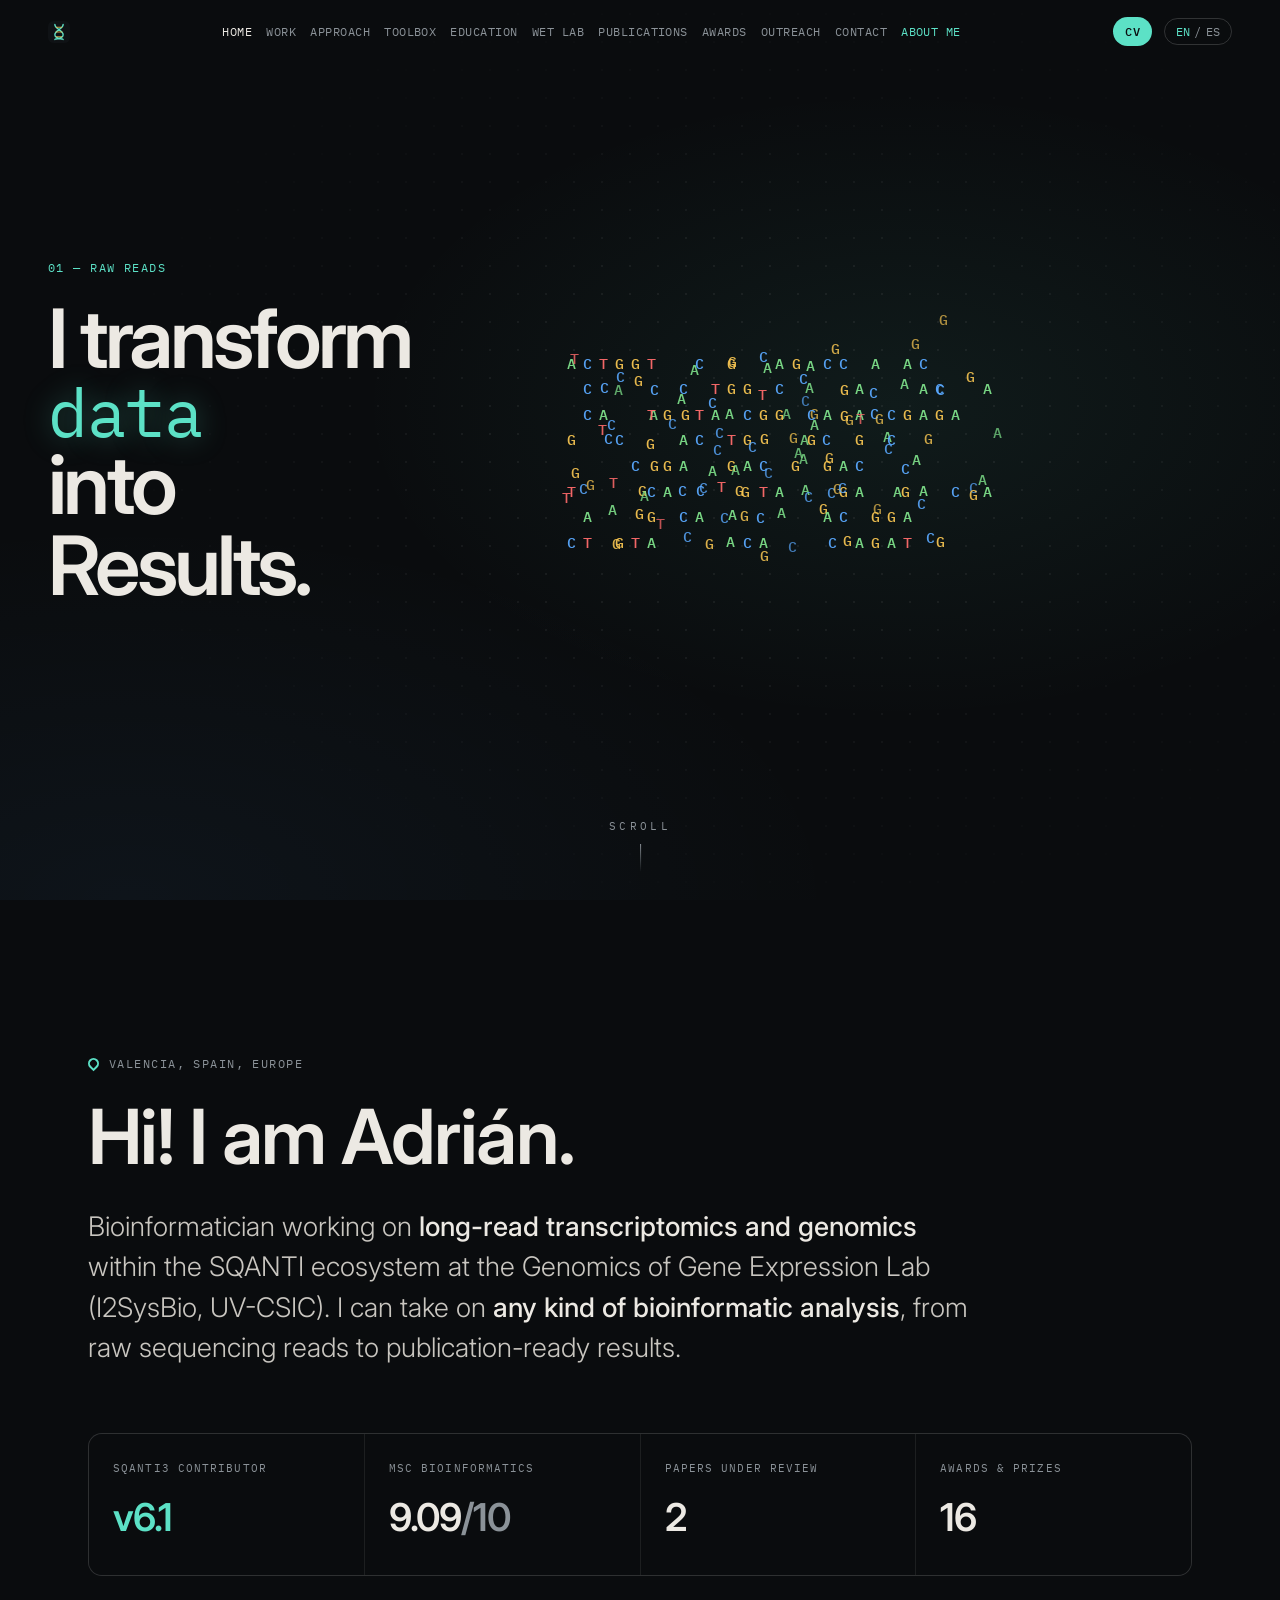
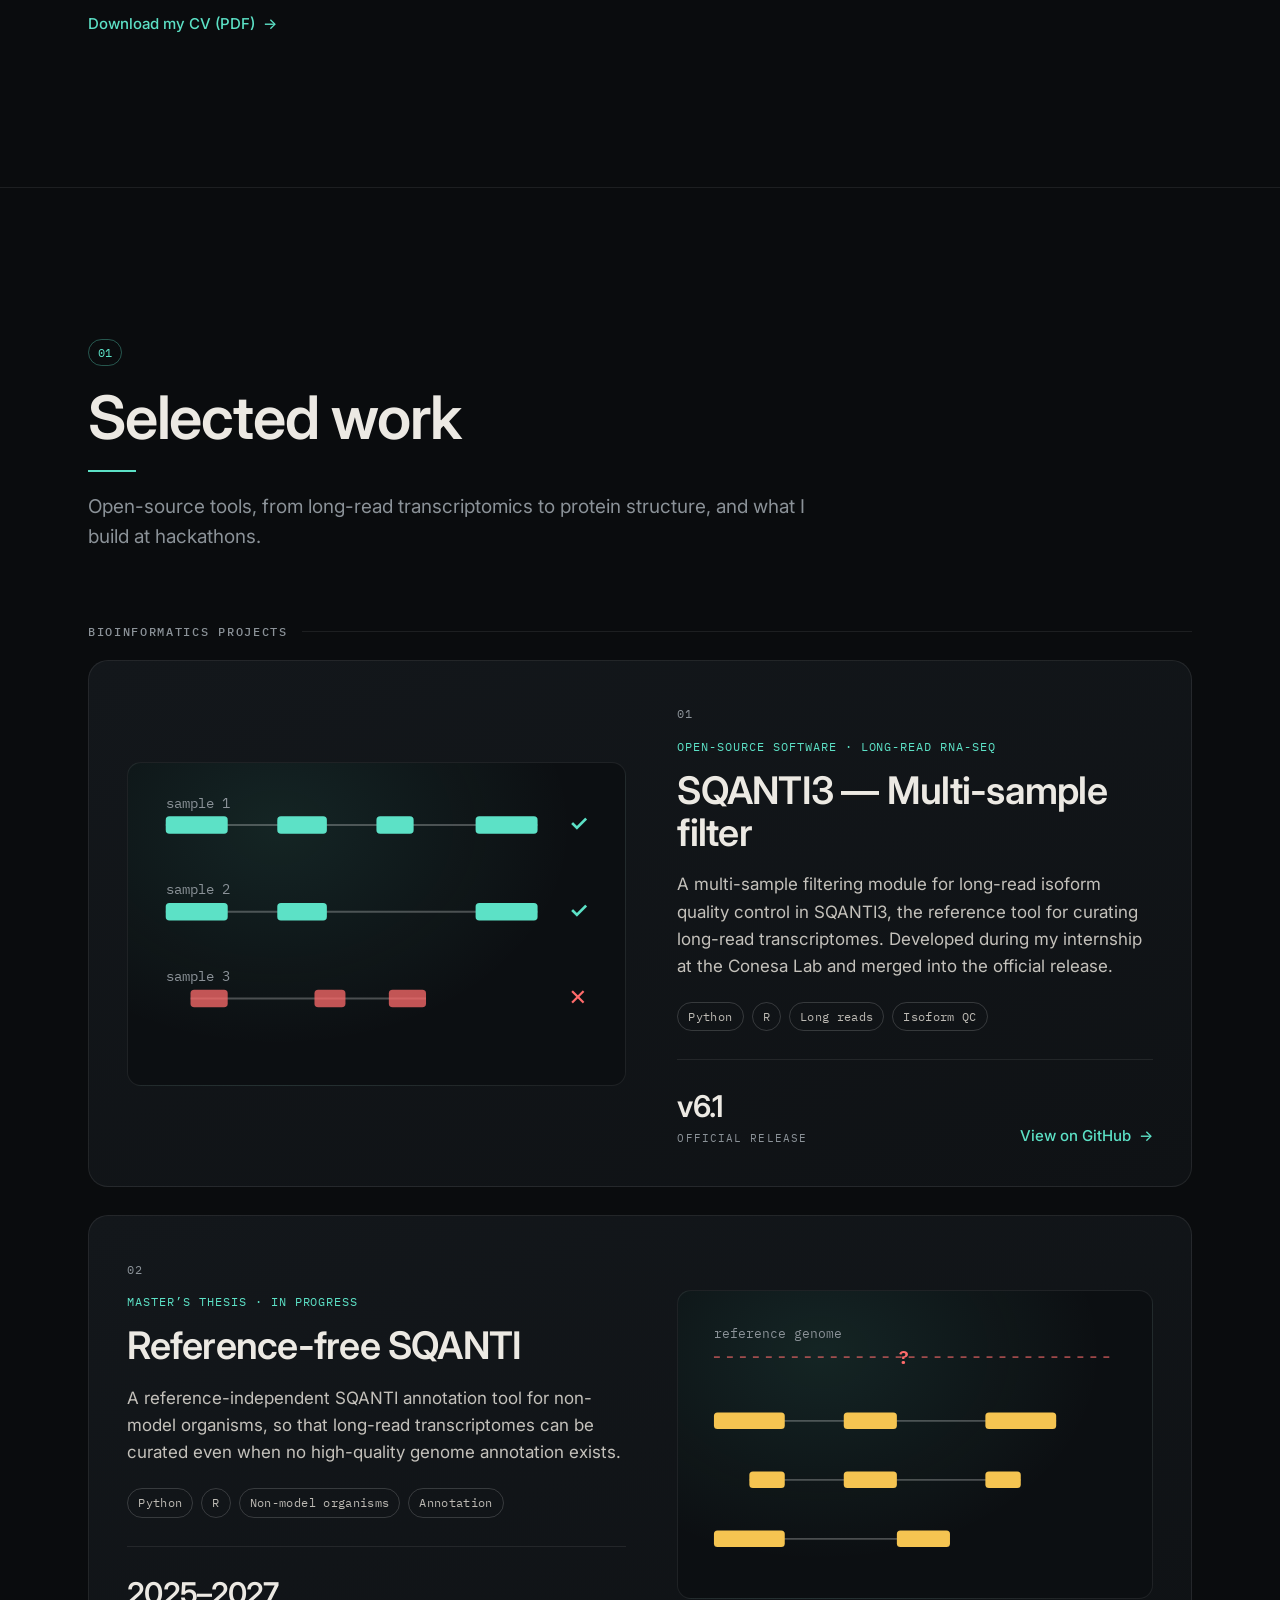
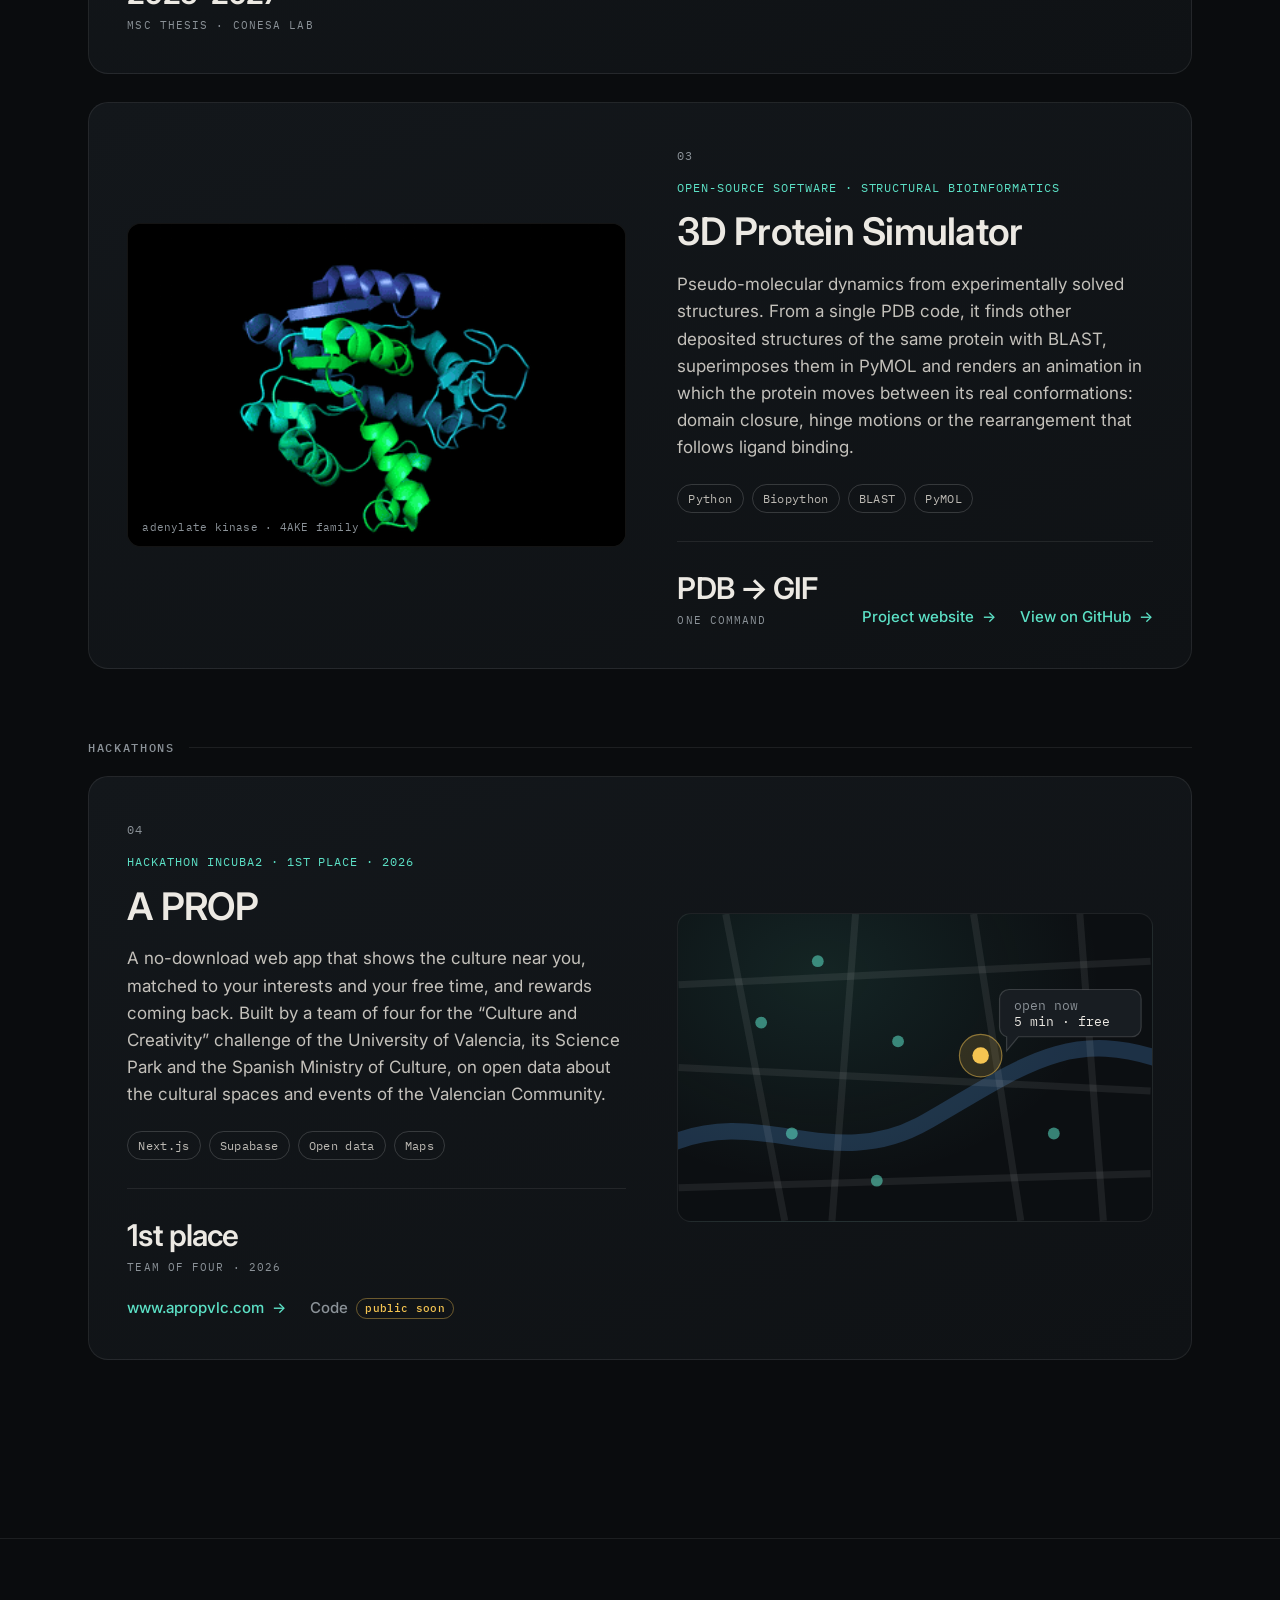
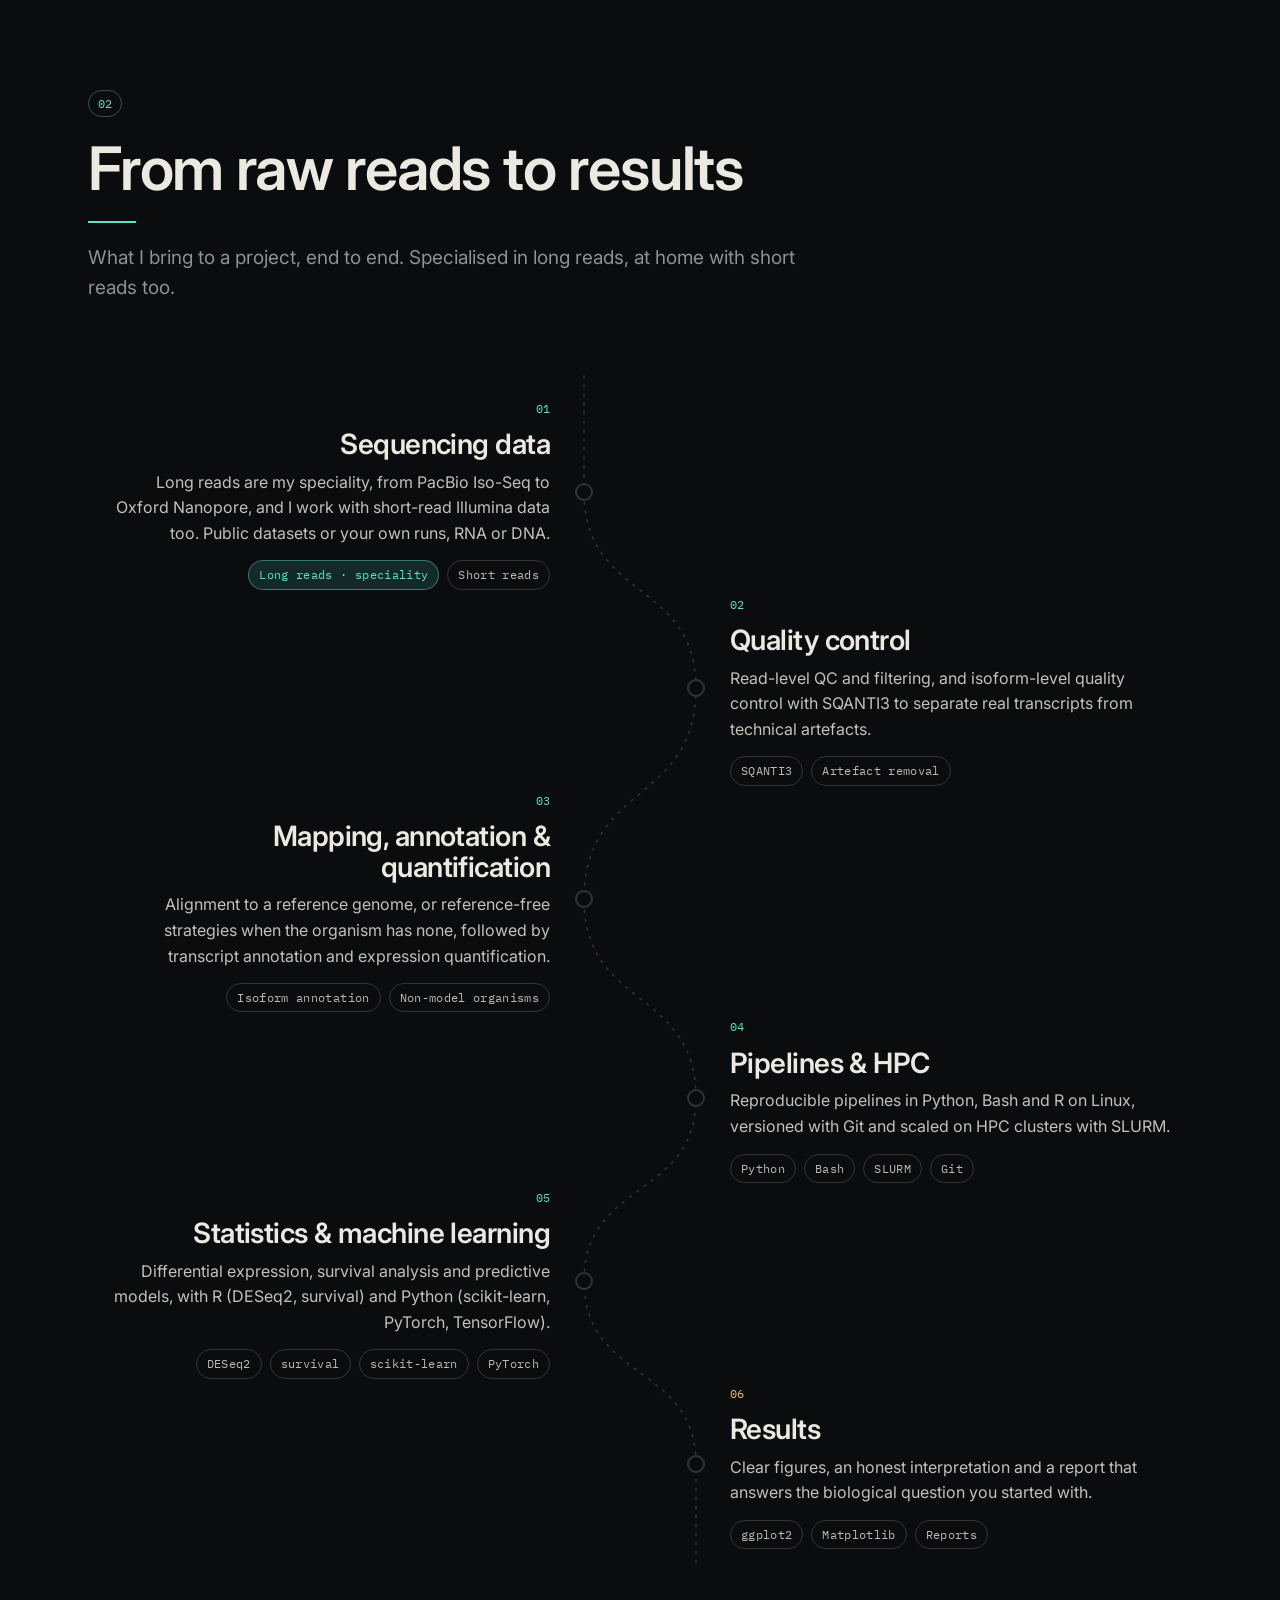
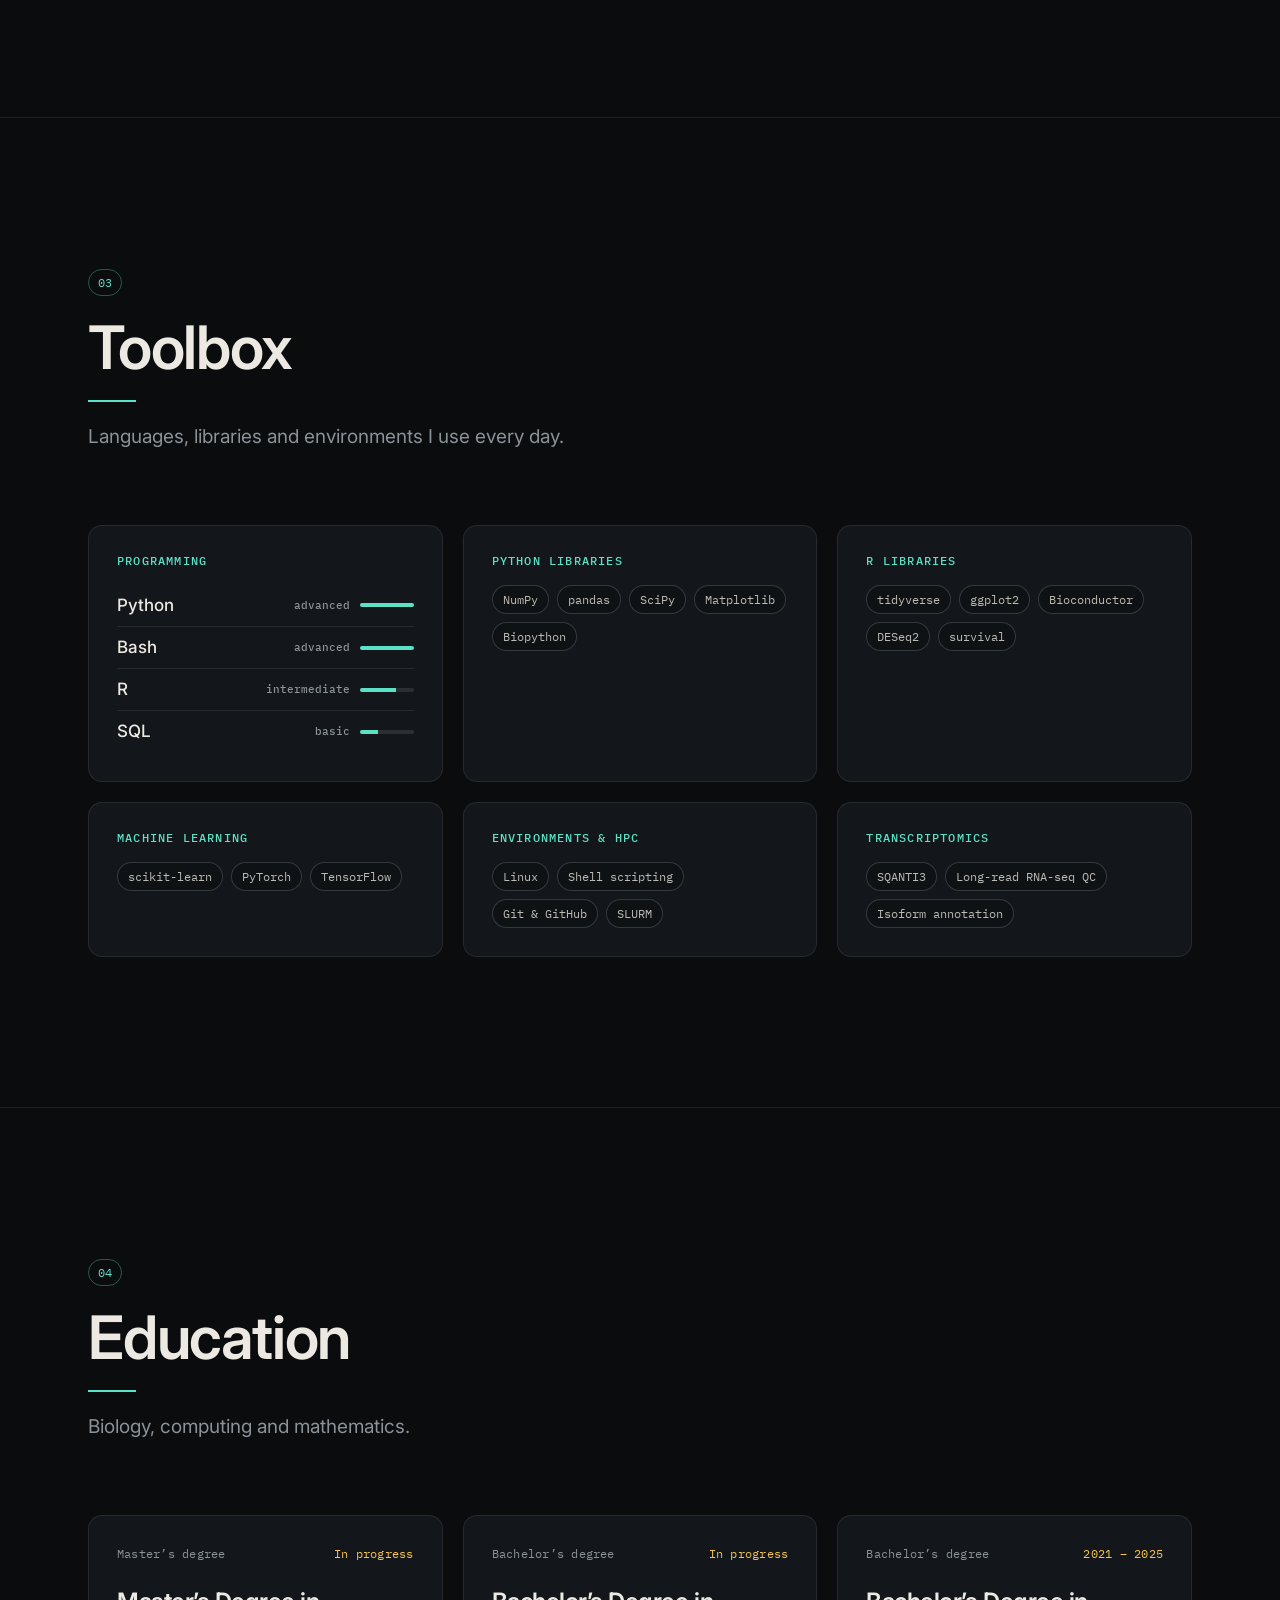
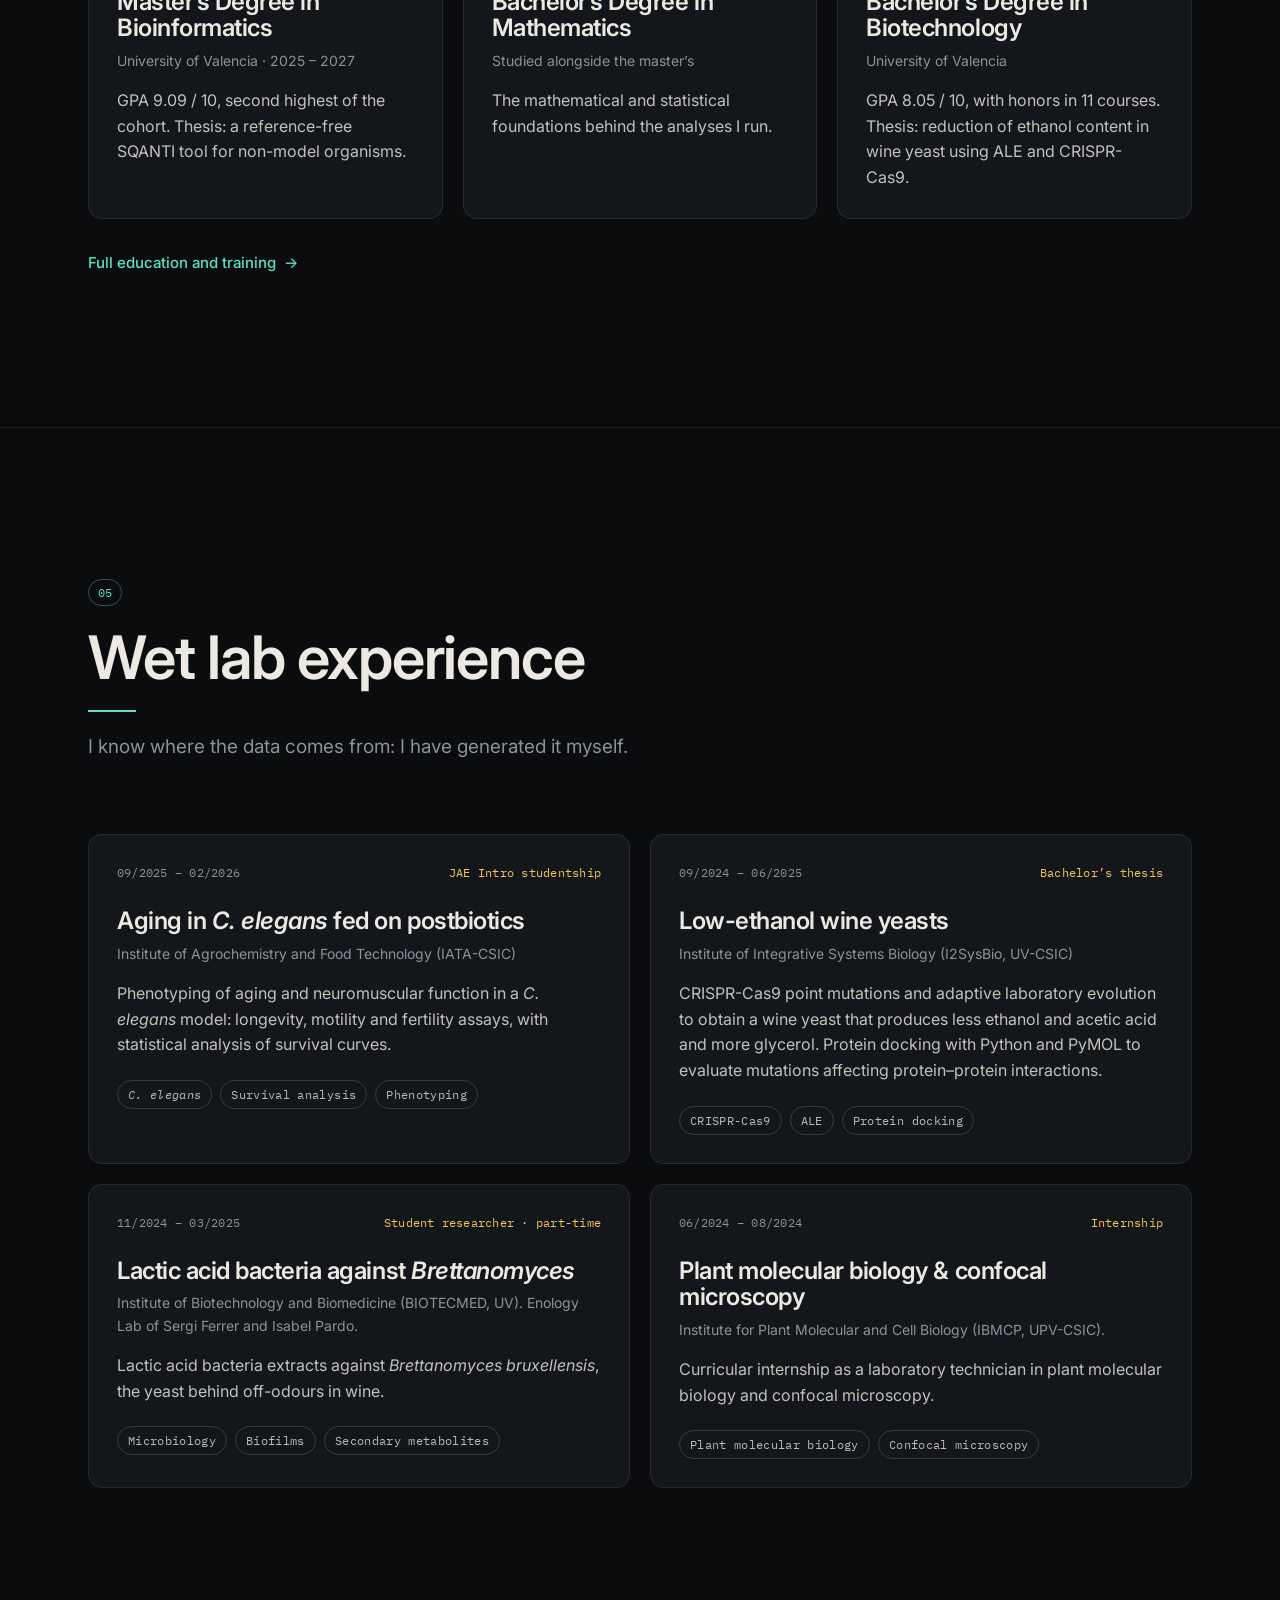
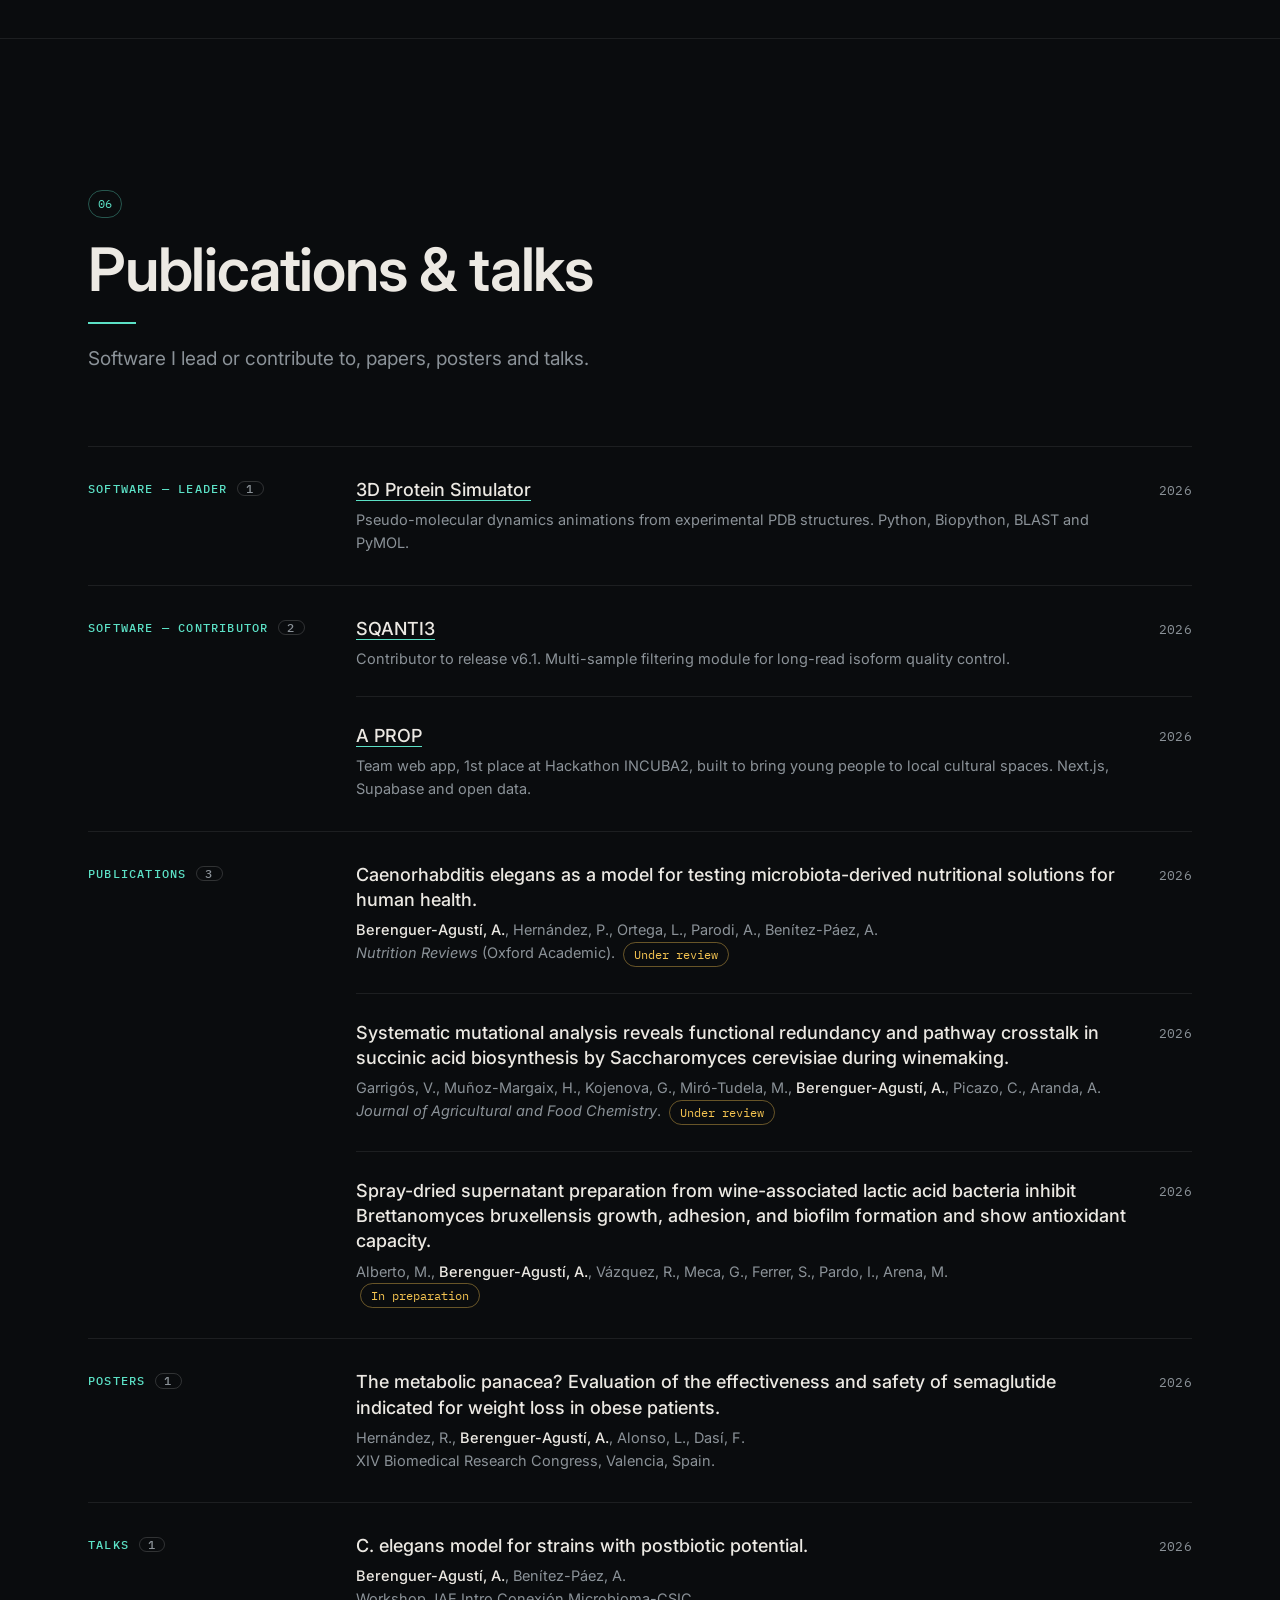
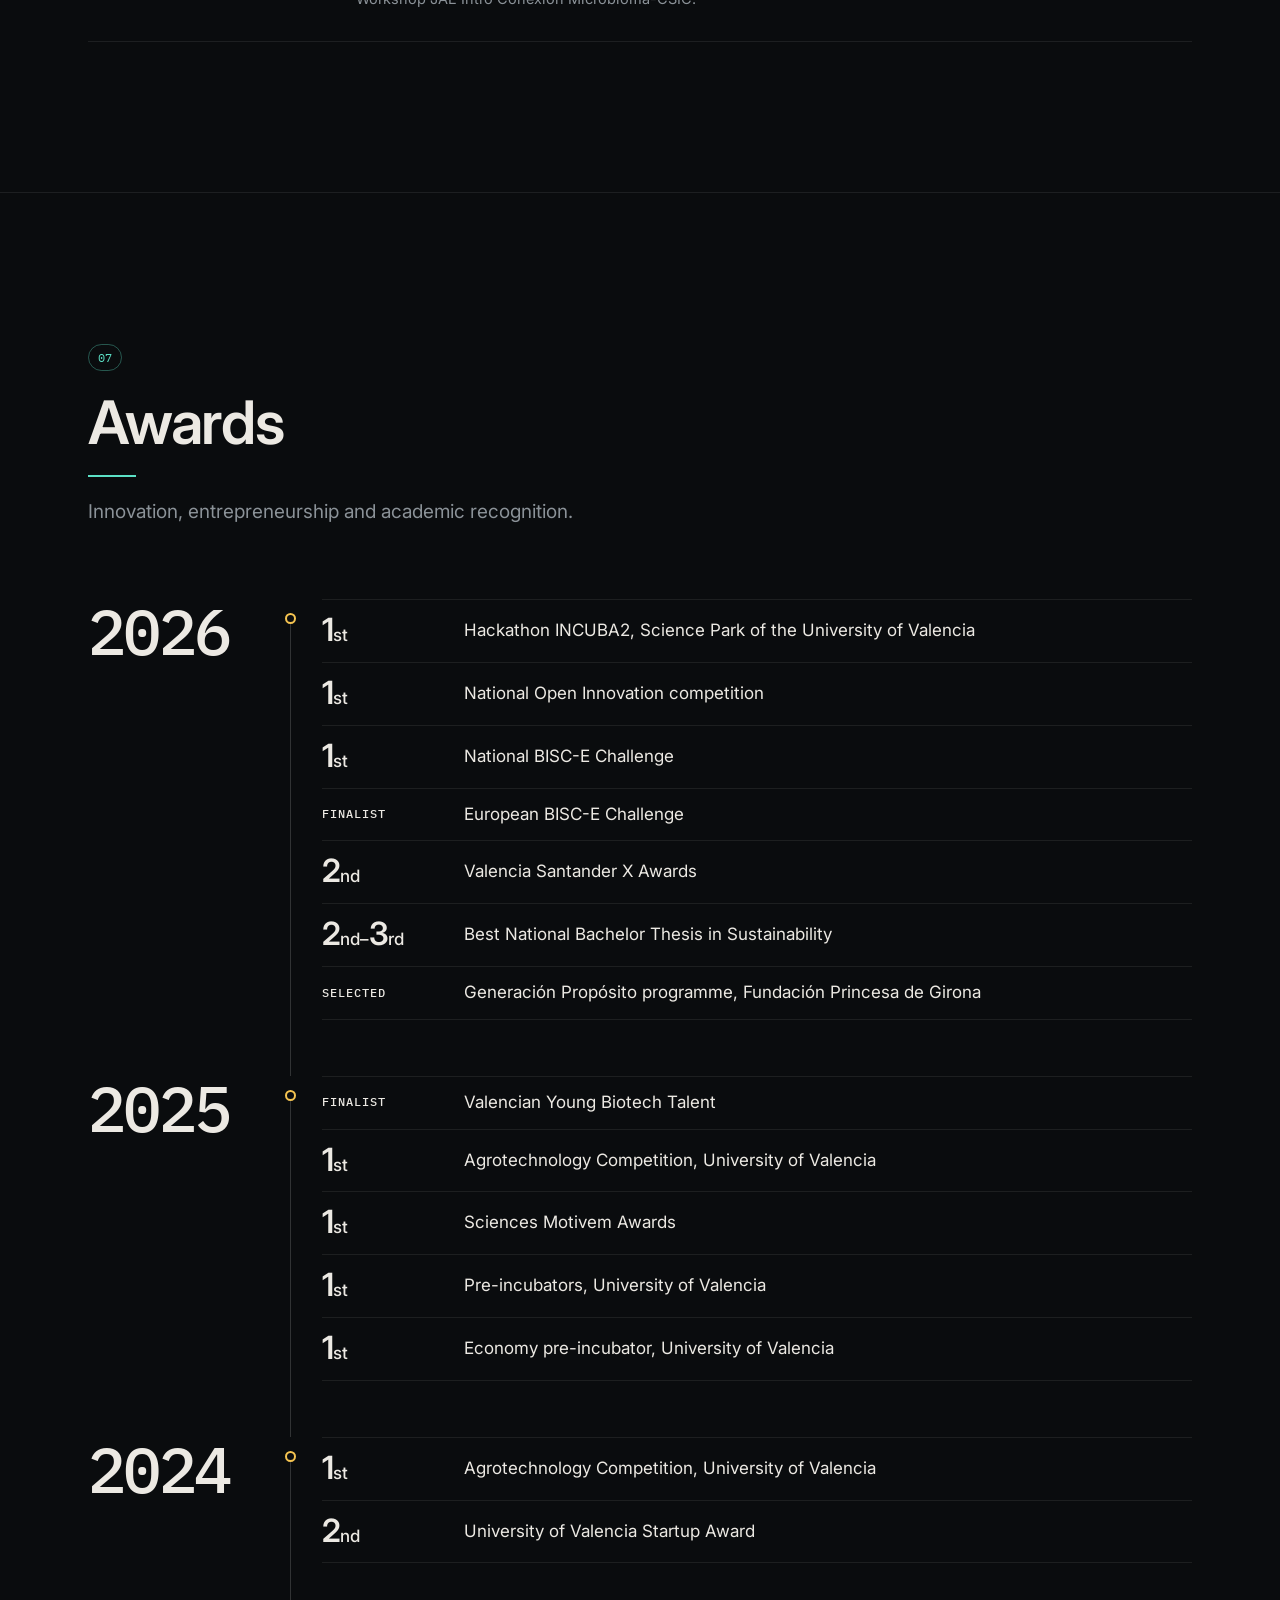
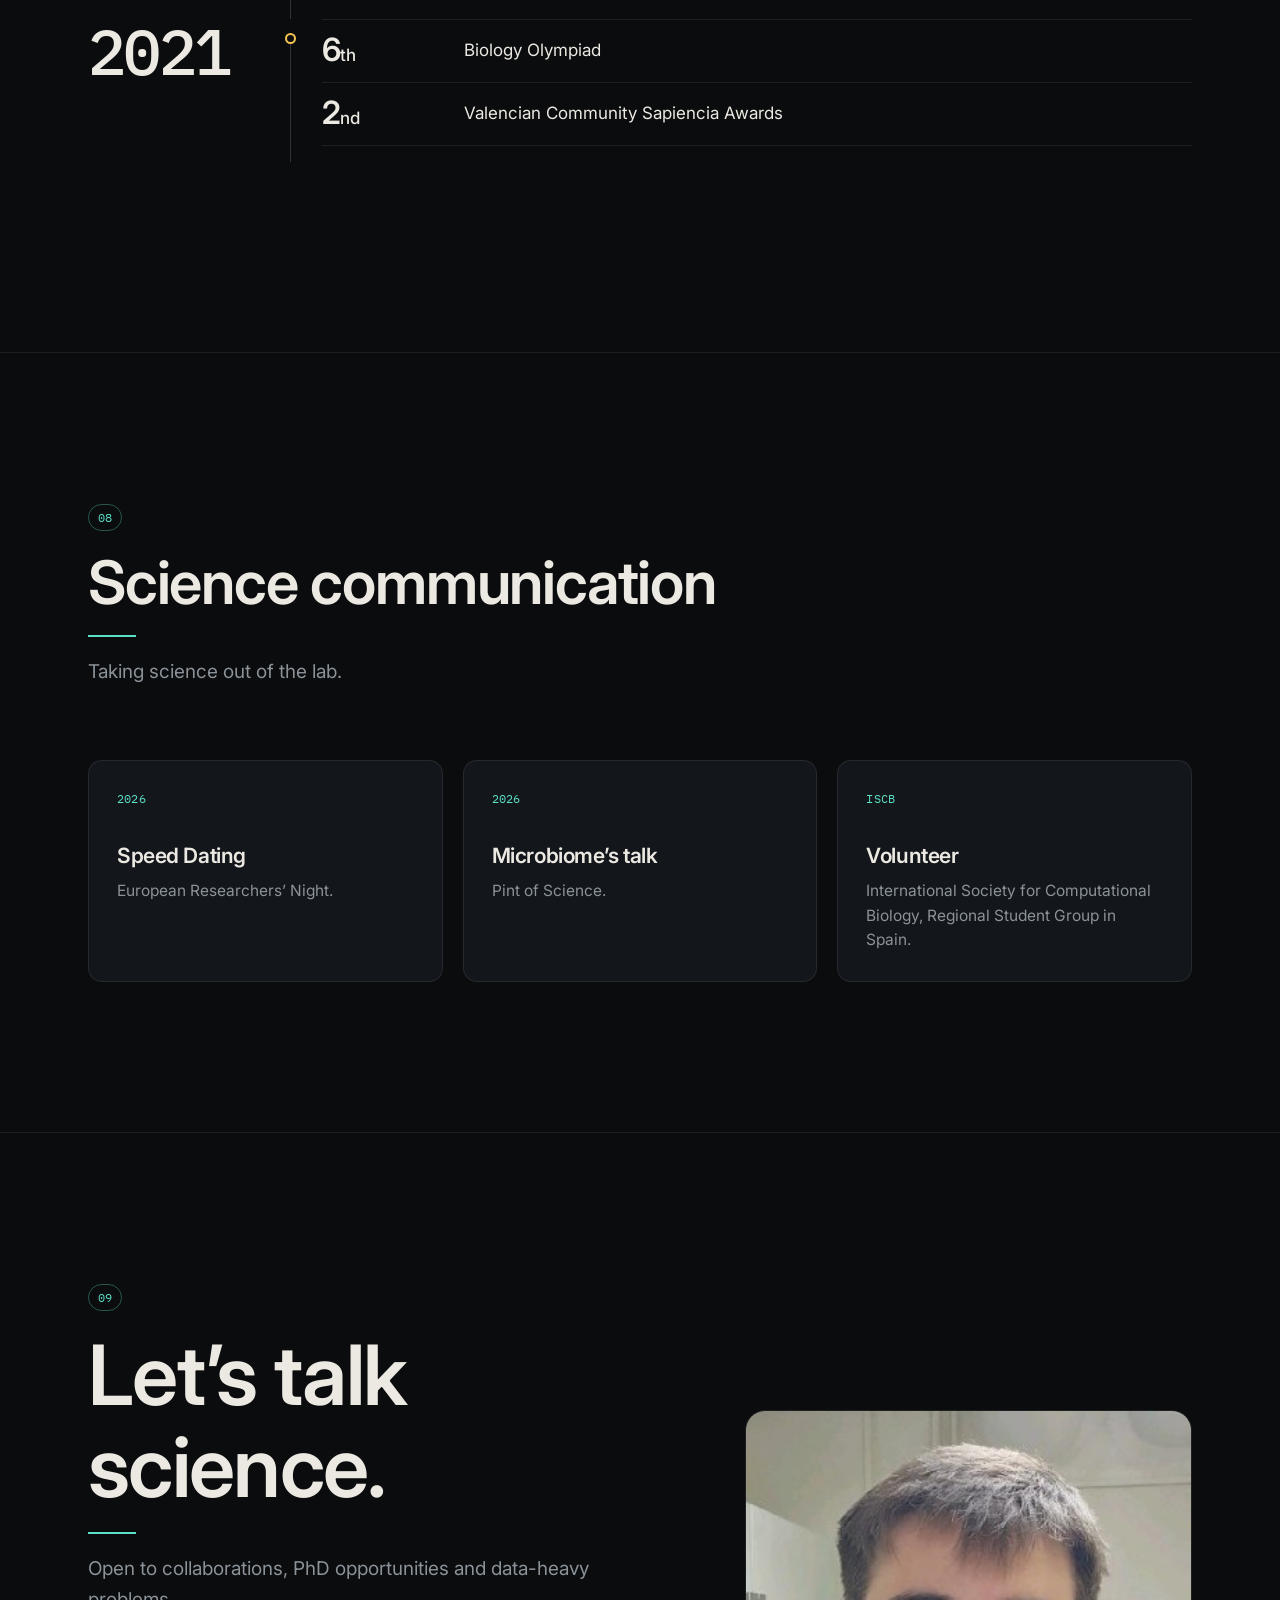
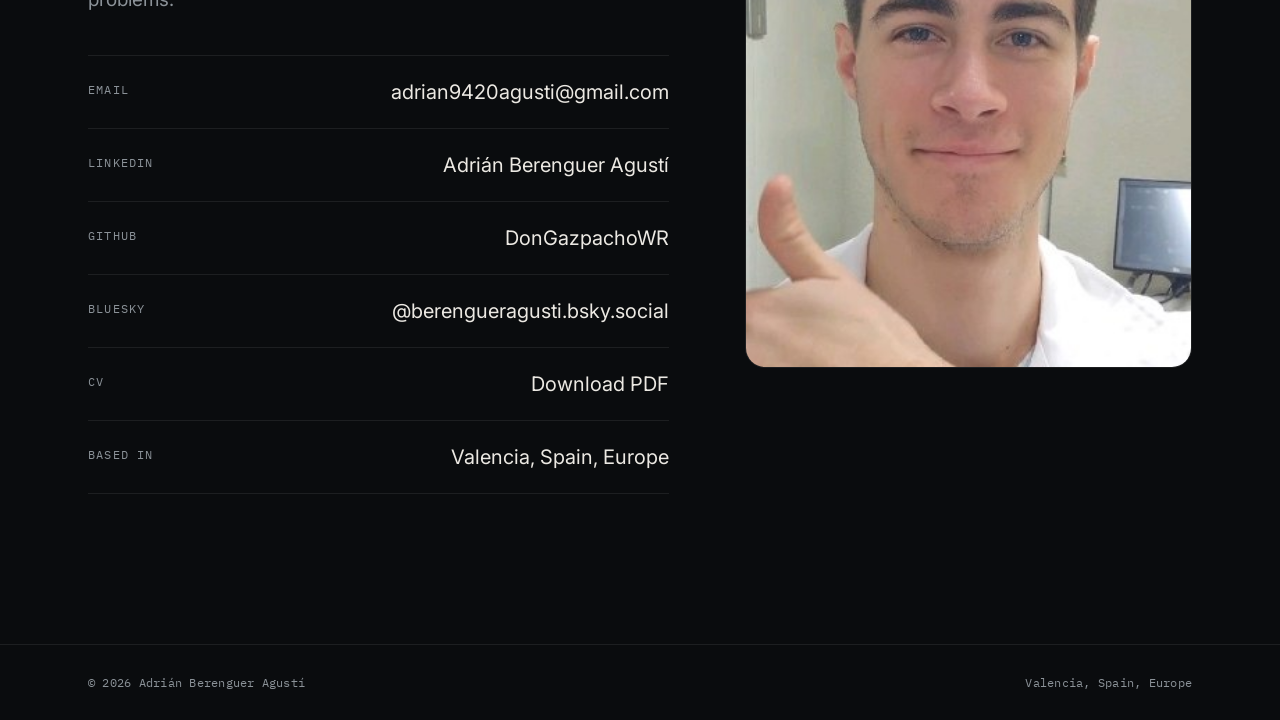
<file: index.html>
<!doctype html>
<html lang="en">
<head>
  <meta charset="utf-8">
  <meta name="viewport" content="width=device-width, initial-scale=1">
  <title>Adrián Berenguer Agustí — Bioinformatician</title>
  <meta name="description" content="Bioinformatician working on long-read transcriptomics and genomics within the SQANTI ecosystem.">
  <meta name="theme-color" content="#0a0c0e">
  <link rel="icon" href="assets/img/favicon.svg" type="image/svg+xml">
  <link rel="preconnect" href="https://fonts.googleapis.com">
  <link rel="preconnect" href="https://fonts.gstatic.com" crossorigin>
  <link href="https://fonts.googleapis.com/css2?family=Inter:wght@300;400;500;600;700&family=IBM+Plex+Mono:wght@400;500&display=swap" rel="stylesheet">
  <link rel="stylesheet" href="assets/css/style.css?v=d18a4bf">
</head>
<body>

<header class="topbar">
  <a class="brand" href="#top" aria-label="Back to top">
    <img src="assets/img/favicon.svg" alt="" width="22" height="22">
    <span class="brand__name">Adrián Berenguer Agustí</span>
    <span class="brand__role mono" data-i18n="role">— Bioinformatician</span>
  </a>
  <nav class="nav" id="nav">
    <a href="#top" data-i18n="nav.home">Home</a>
    <a href="#work" data-i18n="nav.work">Work</a>
    <a href="#approach" data-i18n="nav.approach">Approach</a>
    <a href="#toolbox" data-i18n="nav.toolbox">Toolbox</a>
    <a href="#education" data-i18n="nav.education">Education</a>
    <a href="#wetlab" data-i18n="nav.wetlab">Wet lab</a>
    <a href="#publications" data-i18n="nav.publications">Publications</a>
    <a href="#awards" data-i18n="nav.awards">Awards</a>
    <a href="#outreach" data-i18n="nav.outreach">Outreach</a>
    <a href="#contact" data-i18n="nav.contact">Contact</a>
    <a href="about.html" class="nav__about" data-i18n="nav.about">About me</a>
  </nav>
  <div class="topbar__actions">
    <a class="cv-link mono" href="assets/cv/Adrian_Berenguer_Agusti_CV.pdf" target="_blank" rel="noopener">CV</a>
    <button class="lang-toggle mono" type="button" aria-label="Switch language">
      <span data-lang="en">EN</span><span aria-hidden="true">/</span><span data-lang="es">ES</span>
    </button>
    <button class="menu-toggle" type="button" aria-label="Open menu" aria-controls="nav" aria-expanded="false">
      <span></span><span></span>
    </button>
  </div>
</header>

<main>

  <!-- Hero: looping intro animation with the motto -->
  <section class="hero" id="top" data-phase="1">
    <canvas id="intro-canvas" aria-hidden="true"></canvas>
    <div class="hero__content">
      <p class="hero__phase mono" id="intro-phase">01 — raw reads</p>
      <h1 class="hero__motto" data-i18n="motto">
        <span class="line">I transform</span>
        <span class="line motto__data mono">data</span>
        <span class="line">into</span>
        <span class="line motto__results">Results.</span>
      </h1>
    </div>
    <a class="hero__scroll mono" href="#intro" data-i18n="scroll">Scroll</a>
  </section>

  <!-- Intro -->
  <section class="intro section" id="intro">
    <div class="container">
      <p class="place mono reveal"><span class="place__pin" aria-hidden="true"></span><span data-i18n="place">Valencia, Spain, Europe</span></p>
      <h2 class="intro__hello reveal" data-i18n="intro.hello">Hi! I am Adrián.</h2>
      <p class="intro__lead reveal" data-i18n="intro.lead">
        Bioinformatician working on <strong>long-read transcriptomics and genomics</strong>
        within the SQANTI ecosystem at the Genomics of Gene Expression Lab
        (I2SysBio, UV-CSIC). I can take on <strong>any kind of bioinformatic
        analysis</strong>, from raw sequencing reads to publication-ready
        results.
      </p>
      <dl class="stats reveal">
        <div class="stat">
          <dt class="mono" data-i18n="stat.release.k">SQANTI3 contributor</dt>
          <dd><span class="accent">v6.1</span></dd>
        </div>
        <div class="stat">
          <dt class="mono" data-i18n="stat.msc.k">MSc Bioinformatics</dt>
          <dd>9.09<span class="muted">/10</span></dd>
        </div>
        <div class="stat">
          <dt class="mono" data-i18n="stat.papers.k">Papers under review</dt>
          <dd>2</dd>
        </div>
        <div class="stat">
          <dt class="mono" data-i18n="stat.awards.k">Awards &amp; prizes</dt>
          <dd>16</dd>
        </div>
      </dl>
      <a class="link-arrow intro__cv reveal" href="assets/cv/Adrian_Berenguer_Agusti_CV.pdf" target="_blank" rel="noopener" data-i18n="cv.download">Download my CV (PDF)</a>
    </div>
  </section>

  <!-- 01 Selected work -->
  <section class="section" id="work">
    <div class="container">
      <header class="section__head reveal">
        <span class="section__num mono">01</span>
        <h2 data-i18n="work.title">Selected work</h2>
        <p class="section__sub" data-i18n="work.sub">Open-source tools, from long-read transcriptomics to protein structure, and what I build at hackathons.</p>
      </header>

      <h3 class="subhead mono reveal" data-i18n="work.bio">Bioinformatics projects</h3>

      <article class="feature reveal">
        <div class="feature__visual" aria-hidden="true">
          <svg viewBox="0 0 400 260" class="viz viz--isoforms">
            <g class="viz__sample" transform="translate(30 50)">
              <text class="viz__label" x="0" y="-14">sample 1</text>
              <line x1="0" y1="0" x2="300" y2="0"/>
              <rect x="0" y="-7" width="50" height="14"/><rect x="90" y="-7" width="40" height="14"/>
              <rect x="170" y="-7" width="30" height="14"/><rect x="250" y="-7" width="50" height="14"/>
              <text class="viz__ok" x="325" y="5">✓</text>
            </g>
            <g class="viz__sample" transform="translate(30 120)">
              <text class="viz__label" x="0" y="-14">sample 2</text>
              <line x1="0" y1="0" x2="300" y2="0"/>
              <rect x="0" y="-7" width="50" height="14"/><rect x="90" y="-7" width="40" height="14"/>
              <rect x="250" y="-7" width="50" height="14"/>
              <text class="viz__ok" x="325" y="5">✓</text>
            </g>
            <g class="viz__sample viz__sample--artifact" transform="translate(30 190)">
              <text class="viz__label" x="0" y="-14">sample 3</text>
              <line x1="20" y1="0" x2="210" y2="0"/>
              <rect x="20" y="-7" width="30" height="14"/><rect x="120" y="-7" width="25" height="14"/>
              <rect x="180" y="-7" width="30" height="14"/>
              <text class="viz__ko" x="325" y="5">✕</text>
            </g>
          </svg>
        </div>
        <div class="feature__body">
          <span class="feature__num mono">01</span>
          <p class="feature__cat mono" data-i18n="f1.cat">Open-source software · Long-read RNA-seq</p>
          <h3 data-i18n="f1.title">SQANTI3 — Multi-sample filter</h3>
          <p data-i18n="f1.desc">
            A multi-sample filtering module for long-read isoform quality
            control in SQANTI3, the reference tool for curating long-read
            transcriptomes. Developed during my internship at the Conesa Lab
            and merged into the official release.
          </p>
          <ul class="tags mono">
            <li>Python</li><li>R</li><li data-i18n="tag.longreads">Long reads</li><li data-i18n="tag.isoqc">Isoform QC</li>
          </ul>
          <div class="feature__foot">
            <div class="metric">
              <span class="metric__v">v6.1</span>
              <span class="metric__k mono" data-i18n="f1.metric">official release</span>
            </div>
            <a class="link-arrow" href="https://github.com/ConesaLab/SQANTI3" target="_blank" rel="noopener" data-i18n="f1.link">View on GitHub</a>
          </div>
        </div>
      </article>

      <article class="feature feature--flip reveal">
        <div class="feature__visual" aria-hidden="true">
          <svg viewBox="0 0 400 260" class="viz viz--noref">
            <text class="viz__label" x="30" y="40">reference genome</text>
            <line class="viz__ref" x1="30" y1="56" x2="370" y2="56"/>
            <text class="viz__ko viz__ko--small" x="186" y="62">?</text>
            <g transform="translate(30 110)">
              <line x1="0" y1="0" x2="290" y2="0"/>
              <rect x="0" y="-7" width="60" height="14"/><rect x="110" y="-7" width="45" height="14"/><rect x="230" y="-7" width="60" height="14"/>
            </g>
            <g transform="translate(60 160)">
              <line x1="0" y1="0" x2="230" y2="0"/>
              <rect x="0" y="-7" width="30" height="14"/><rect x="80" y="-7" width="45" height="14"/><rect x="200" y="-7" width="30" height="14"/>
            </g>
            <g transform="translate(30 210)">
              <line x1="0" y1="0" x2="200" y2="0"/>
              <rect x="0" y="-7" width="60" height="14"/><rect x="155" y="-7" width="45" height="14"/>
            </g>
          </svg>
        </div>
        <div class="feature__body">
          <span class="feature__num mono">02</span>
          <p class="feature__cat mono" data-i18n="f2.cat">Master’s thesis · In progress</p>
          <h3 data-i18n="f2.title">Reference-free SQANTI</h3>
          <p data-i18n="f2.desc">
            A reference-independent SQANTI annotation tool for non-model
            organisms, so that long-read transcriptomes can be curated even
            when no high-quality genome annotation exists.
          </p>
          <ul class="tags mono">
            <li>Python</li><li>R</li><li data-i18n="tag.nonmodel">Non-model organisms</li><li data-i18n="tag.annotation">Annotation</li>
          </ul>
          <div class="feature__foot">
            <div class="metric">
              <span class="metric__v">2025–2027</span>
              <span class="metric__k mono" data-i18n="f2.metric">MSc thesis · Conesa Lab</span>
            </div>
          </div>
        </div>
      </article>

      <article class="feature reveal">
        <div class="feature__visual feature__visual--media">
          <img src="assets/img/4ake_align.gif" width="360" height="255" loading="lazy" alt="Adenylate kinase moving between its open and closed conformations">
          <span class="feature__caption mono" data-i18n="f3.caption">adenylate kinase · 4AKE family</span>
        </div>
        <div class="feature__body">
          <span class="feature__num mono">03</span>
          <p class="feature__cat mono" data-i18n="f3.cat">Open-source software · Structural bioinformatics</p>
          <h3>3D Protein Simulator</h3>
          <p data-i18n="f3.desc">
            Pseudo-molecular dynamics from experimentally solved structures.
            From a single PDB code, it finds other deposited structures of the
            same protein with BLAST, superimposes them in PyMOL and renders an
            animation in which the protein moves between its real
            conformations: domain closure, hinge motions or the rearrangement
            that follows ligand binding.
          </p>
          <ul class="tags mono">
            <li>Python</li><li>Biopython</li><li>BLAST</li><li>PyMOL</li>
          </ul>
          <div class="feature__foot">
            <div class="metric">
              <span class="metric__v">PDB → GIF</span>
              <span class="metric__k mono" data-i18n="f3.metric">one command</span>
            </div>
            <div class="feature__links">
              <a class="link-arrow" href="https://dongazpachowr.github.io/3D_protein_simulator/" target="_blank" rel="noopener" data-i18n="f3.site">Project website</a>
              <a class="link-arrow" href="https://github.com/DonGazpachoWR/3D_protein_simulator" target="_blank" rel="noopener" data-i18n="f1.link">View on GitHub</a>
            </div>
          </div>
        </div>
      </article>

      <h3 class="subhead mono reveal" data-i18n="work.hack">Hackathons</h3>

      <article class="feature feature--flip reveal">
        <div class="feature__visual" aria-hidden="true">
          <svg viewBox="0 0 400 260" class="viz viz--map">
            <path class="viz__river" d="M-10 196 C 70 160 130 222 210 176 S 330 96 410 124"/>
            <g class="viz__streets">
              <line x1="40" y1="0" x2="90" y2="260"/><line x1="150" y1="0" x2="130" y2="260"/>
              <line x1="250" y1="0" x2="290" y2="260"/><line x1="340" y1="0" x2="360" y2="260"/>
              <line x1="0" y1="60" x2="400" y2="40"/><line x1="0" y1="130" x2="400" y2="150"/>
              <line x1="0" y1="232" x2="400" y2="220"/>
            </g>
            <g class="viz__pins">
              <circle cx="70" cy="92" r="5"/><circle cx="118" cy="40" r="5"/><circle cx="186" cy="108" r="5"/>
              <circle cx="96" cy="186" r="5"/><circle cx="318" cy="186" r="5"/><circle cx="352" cy="70" r="5"/>
              <circle cx="168" cy="226" r="5"/>
            </g>
            <g class="viz__pin-main" transform="translate(256 120)">
              <circle class="viz__ring" r="18"/>
              <circle r="7"/>
            </g>
            <g transform="translate(272 64)">
              <path class="viz__bubble" d="M0 8 a8 8 0 0 1 8 -8 h104 a8 8 0 0 1 8 8 v24 a8 8 0 0 1 -8 8 h-96 l-10 12 v-12 a8 8 0 0 1 -6 -8 z"/>
              <text class="viz__label" x="12" y="17">open now</text>
              <text class="viz__label viz__label--strong" x="12" y="31">5 min · free</text>
            </g>
          </svg>
        </div>
        <div class="feature__body">
          <span class="feature__num mono">04</span>
          <p class="feature__cat mono" data-i18n="f4.cat">Hackathon INCUBA2 · 1st place · 2026</p>
          <h3>A PROP</h3>
          <p data-i18n="f4.desc">
            A no-download web app that shows the culture near you, matched to
            your interests and your free time, and rewards coming back. Built
            by a team of four for the “Culture and Creativity” challenge of
            the University of Valencia, its Science Park and the Spanish
            Ministry of Culture, on open data about the cultural spaces and
            events of the Valencian Community.
          </p>
          <ul class="tags mono">
            <li>Next.js</li><li>Supabase</li><li data-i18n="tag.opendata">Open data</li><li data-i18n="tag.maps">Maps</li>
          </ul>
          <div class="feature__foot">
            <div class="metric">
              <span class="metric__v" data-i18n="f4.place">1st place</span>
              <span class="metric__k mono" data-i18n="f4.metric">team of four · 2026</span>
            </div>
            <div class="feature__links">
              <a class="link-arrow" href="https://www.apropvlc.com" target="_blank" rel="noopener">www.apropvlc.com</a>
              <!-- When the repository is public, remove the is-soon class and aria-disabled. -->
              <a class="link-arrow is-soon" href="https://github.com/benhaddim/Hackathon_INCUBA2" target="_blank" rel="noopener" aria-disabled="true" tabindex="-1"><span data-i18n="f4.code">Code</span> <span class="soon mono" data-i18n="soon">public soon</span></a>
            </div>
          </div>
        </div>
      </article>
    </div>
  </section>

  <!-- 02 Approach -->
  <section class="section" id="approach">
    <div class="container">
      <header class="section__head reveal">
        <span class="section__num mono">02</span>
        <h2 data-i18n="approach.title">From raw reads to results</h2>
        <p class="section__sub" data-i18n="approach.sub">What I bring to a project, end to end. Specialised in long reads, at home with short reads too.</p>
      </header>
      <div class="path">
        <svg class="path__svg" aria-hidden="true">
          <defs>
            <linearGradient id="path-gradient" gradientUnits="userSpaceOnUse" x1="0" y1="0" x2="0" y2="1000">
              <stop offset="0" stop-color="#5ce1c6"/>
              <stop offset="0.7" stop-color="#5ce1c6"/>
              <stop offset="1" stop-color="#f5c451"/>
            </linearGradient>
          </defs>
          <path class="path__base"/>
          <path class="path__line" stroke="url(#path-gradient)"/>
        </svg>
        <ol class="path__steps">
          <li class="step">
            <span class="step__dot" aria-hidden="true"></span>
            <div class="step__body reveal">
              <span class="step__num mono">01</span>
              <h3 data-i18n="a1.title">Sequencing data</h3>
              <p data-i18n="a1.desc">Long reads are my speciality, from PacBio Iso-Seq to Oxford Nanopore, and I work with short-read Illumina data too. Public datasets or your own runs, RNA or DNA.</p>
              <ul class="tags mono"><li class="tag--hl" data-i18n="a1.t1">Long reads · speciality</li><li data-i18n="a1.t2">Short reads</li></ul>
            </div>
          </li>
          <li class="step">
            <span class="step__dot" aria-hidden="true"></span>
            <div class="step__body reveal">
              <span class="step__num mono">02</span>
              <h3 data-i18n="a2.title">Quality control</h3>
              <p data-i18n="a2.desc">Read-level QC and filtering, and isoform-level quality control with SQANTI3 to separate real transcripts from technical artefacts.</p>
              <ul class="tags mono"><li>SQANTI3</li><li data-i18n="a2.t1">Artefact removal</li></ul>
            </div>
          </li>
          <li class="step">
            <span class="step__dot" aria-hidden="true"></span>
            <div class="step__body reveal">
              <span class="step__num mono">03</span>
              <h3 data-i18n="a3.title">Mapping, annotation &amp; quantification</h3>
              <p data-i18n="a3.desc">Alignment to a reference genome, or reference-free strategies when the organism has none, followed by transcript annotation and expression quantification.</p>
              <ul class="tags mono"><li data-i18n="a3.t1">Isoform annotation</li><li data-i18n="a3.t2">Non-model organisms</li></ul>
            </div>
          </li>
          <li class="step">
            <span class="step__dot" aria-hidden="true"></span>
            <div class="step__body reveal">
              <span class="step__num mono">04</span>
              <h3 data-i18n="a4.title">Pipelines &amp; HPC</h3>
              <p data-i18n="a4.desc">Reproducible pipelines in Python, Bash and R on Linux, versioned with Git and scaled on HPC clusters with SLURM.</p>
              <ul class="tags mono"><li>Python</li><li>Bash</li><li>SLURM</li><li>Git</li></ul>
            </div>
          </li>
          <li class="step">
            <span class="step__dot" aria-hidden="true"></span>
            <div class="step__body reveal">
              <span class="step__num mono">05</span>
              <h3 data-i18n="a5.title">Statistics &amp; machine learning</h3>
              <p data-i18n="a5.desc">Differential expression, survival analysis and predictive models, with R (DESeq2, survival) and Python (scikit-learn, PyTorch, TensorFlow).</p>
              <ul class="tags mono"><li>DESeq2</li><li>survival</li><li>scikit-learn</li><li>PyTorch</li></ul>
            </div>
          </li>
          <li class="step step--result">
            <span class="step__dot" aria-hidden="true"></span>
            <div class="step__body reveal">
              <span class="step__num mono">06</span>
              <h3 data-i18n="a6.title">Results</h3>
              <p data-i18n="a6.desc">Clear figures, an honest interpretation and a report that answers the biological question you started with.</p>
              <ul class="tags mono"><li>ggplot2</li><li>Matplotlib</li><li data-i18n="a6.t1">Reports</li></ul>
            </div>
          </li>
        </ol>
      </div>
    </div>
  </section>

  <!-- 03 Toolbox -->
  <section class="section" id="toolbox">
    <div class="container">
      <header class="section__head reveal">
        <span class="section__num mono">03</span>
        <h2 data-i18n="toolbox.title">Toolbox</h2>
        <p class="section__sub" data-i18n="toolbox.sub">Languages, libraries and environments I use every day.</p>
      </header>
      <div class="toolbox">
        <div class="tool-group reveal">
          <h3 class="mono" data-i18n="tb.prog">Programming</h3>
          <ul class="levels">
            <li><span>Python</span><span class="level" data-level="3" data-i18n="lvl.adv">advanced</span></li>
            <li><span>Bash</span><span class="level" data-level="3" data-i18n="lvl.adv">advanced</span></li>
            <li><span>R</span><span class="level" data-level="2" data-i18n="lvl.mid">intermediate</span></li>
            <li><span>SQL</span><span class="level" data-level="1" data-i18n="lvl.basic">basic</span></li>
          </ul>
        </div>
        <div class="tool-group reveal">
          <h3 class="mono" data-i18n="tb.py">Python libraries</h3>
          <ul class="chips"><li>NumPy</li><li>pandas</li><li>SciPy</li><li>Matplotlib</li><li>Biopython</li></ul>
        </div>
        <div class="tool-group reveal">
          <h3 class="mono" data-i18n="tb.r">R libraries</h3>
          <ul class="chips"><li>tidyverse</li><li>ggplot2</li><li>Bioconductor</li><li>DESeq2</li><li>survival</li></ul>
        </div>
        <div class="tool-group reveal">
          <h3 class="mono" data-i18n="tb.ml">Machine learning</h3>
          <ul class="chips"><li>scikit-learn</li><li>PyTorch</li><li>TensorFlow</li></ul>
        </div>
        <div class="tool-group reveal">
          <h3 class="mono" data-i18n="tb.env">Environments &amp; HPC</h3>
          <ul class="chips"><li>Linux</li><li data-i18n="tb.shell">Shell scripting</li><li>Git &amp; GitHub</li><li>SLURM</li></ul>
        </div>
        <div class="tool-group reveal">
          <h3 class="mono" data-i18n="tb.tx">Transcriptomics</h3>
          <ul class="chips"><li>SQANTI3</li><li data-i18n="tb.lrqc">Long-read RNA-seq QC</li><li data-i18n="tb.iso">Isoform annotation</li></ul>
        </div>
      </div>
    </div>
  </section>

  <!-- 04 Education -->
  <section class="section" id="education">
    <div class="container">
      <header class="section__head reveal">
        <span class="section__num mono">04</span>
        <h2 data-i18n="edu.title">Education</h2>
        <p class="section__sub" data-i18n="edu.sub">Biology, computing and mathematics.</p>
      </header>
      <div class="grid grid--3">
        <article class="exp reveal">
          <p class="exp__meta mono"><span data-i18n="edu.msc">Master’s degree</span><span data-i18n="edu.now">In progress</span></p>
          <h3 data-i18n="edu1.title">Master’s Degree in Bioinformatics</h3>
          <p class="exp__org"><span data-i18n="uv">University of Valencia</span> · 2025 – 2027</p>
          <p data-i18n="edu1.short">GPA 9.09 / 10, second highest of the cohort. Thesis: a reference-free SQANTI tool for non-model organisms.</p>
        </article>
        <article class="exp reveal">
          <p class="exp__meta mono"><span data-i18n="edu.bsc">Bachelor’s degree</span><span data-i18n="edu.now">In progress</span></p>
          <h3 data-i18n="edu4.title">Bachelor’s Degree in Mathematics</h3>
          <p class="exp__org" data-i18n="edu4.org">Studied alongside the master’s</p>
          <p data-i18n="edu4.short">The mathematical and statistical foundations behind the analyses I run.</p>
        </article>
        <article class="exp reveal">
          <p class="exp__meta mono"><span data-i18n="edu.bsc">Bachelor’s degree</span><span>2021 – 2025</span></p>
          <h3 data-i18n="edu2.title">Bachelor’s Degree in Biotechnology</h3>
          <p class="exp__org" data-i18n="uv">University of Valencia</p>
          <p data-i18n="edu2.short">GPA 8.05 / 10, with honors in 11 courses. Thesis: reduction of ethanol content in wine yeast using ALE and CRISPR-Cas9.</p>
        </article>
      </div>
      <a class="link-arrow section__more reveal" href="about.html#education" data-i18n="edu.more">Full education and training</a>
    </div>
  </section>

  <!-- 05 Wet lab experience -->
  <section class="section" id="wetlab">
    <div class="container">
      <header class="section__head reveal">
        <span class="section__num mono">05</span>
        <h2 data-i18n="wetlab.title">Wet lab experience</h2>
        <p class="section__sub" data-i18n="wetlab.sub">I know where the data comes from: I have generated it myself.</p>
      </header>
      <div class="grid grid--2">
        <article class="exp reveal">
          <p class="exp__meta mono"><span>09/2025 – 02/2026</span><span data-i18n="w1.type">JAE Intro studentship</span></p>
          <h3 data-i18n="w1.title">Aging in <em>C. elegans</em> fed on postbiotics</h3>
          <p class="exp__org" data-i18n="w1.org">Institute of Agrochemistry and Food Technology (IATA-CSIC)</p>
          <p data-i18n="w1.desc">Phenotyping of aging and neuromuscular function in a <em>C. elegans</em> model: longevity, motility and fertility assays, with statistical analysis of survival curves.</p>
          <ul class="tags mono"><li><em>C. elegans</em></li><li data-i18n="tag.survival">Survival analysis</li><li data-i18n="tag.pheno">Phenotyping</li></ul>
        </article>
        <article class="exp reveal">
          <p class="exp__meta mono"><span>09/2024 – 06/2025</span><span data-i18n="w2.type">Bachelor’s thesis</span></p>
          <h3 data-i18n="w2.title">Low-ethanol wine yeasts</h3>
          <p class="exp__org" data-i18n="w2.org">Institute of Integrative Systems Biology (I2SysBio, UV-CSIC)</p>
          <p data-i18n="w2.desc">CRISPR-Cas9 point mutations and adaptive laboratory evolution to obtain a wine yeast that produces less ethanol and acetic acid and more glycerol. Protein docking with Python and PyMOL to evaluate mutations affecting protein–protein interactions.</p>
          <ul class="tags mono"><li>CRISPR-Cas9</li><li>ALE</li><li data-i18n="tag.docking">Protein docking</li></ul>
        </article>
        <article class="exp reveal">
          <p class="exp__meta mono"><span>11/2024 – 03/2025</span><span data-i18n="w3.type">Student researcher · part-time</span></p>
          <h3 data-i18n="w3.title">Lactic acid bacteria against <em>Brettanomyces</em></h3>
          <p class="exp__org" data-i18n="w3.org">Institute of Biotechnology and Biomedicine (BIOTECMED, UV). Enology Lab of Sergi Ferrer and Isabel Pardo.</p>
          <p data-i18n="w3.desc">Lactic acid bacteria extracts against <em>Brettanomyces bruxellensis</em>, the yeast behind off-odours in wine.</p>
          <ul class="tags mono"><li data-i18n="tag.micro">Microbiology</li><li data-i18n="tag.biofilm">Biofilms</li><li data-i18n="tag.metab">Secondary metabolites</li></ul>
        </article>
        <article class="exp reveal">
          <p class="exp__meta mono"><span>06/2024 – 08/2024</span><span data-i18n="w4.type">Internship</span></p>
          <h3 data-i18n="w4.title">Plant molecular biology &amp; confocal microscopy</h3>
          <p class="exp__org" data-i18n="w4.org">Institute for Plant Molecular and Cell Biology (IBMCP, UPV-CSIC).</p>
          <p data-i18n="w4.desc">Curricular internship as a laboratory technician in plant molecular biology and confocal microscopy.</p>
          <ul class="tags mono"><li data-i18n="tag.plant">Plant molecular biology</li><li data-i18n="tag.confocal">Confocal microscopy</li></ul>
        </article>
      </div>
    </div>
  </section>

  <!-- 06 Publications & talks -->
  <section class="section" id="publications">
    <div class="container">
      <header class="section__head reveal">
        <span class="section__num mono">06</span>
        <h2 data-i18n="pubs.title">Publications &amp; talks</h2>
        <p class="section__sub" data-i18n="pubs.sub">Software I lead or contribute to, papers, posters and talks.</p>
      </header>

      <div class="pub-group reveal">
        <h3 class="pub-group__title mono"><span data-i18n="pg.lead">Software — leader</span><span class="pub-group__count">1</span></h3>
        <ol class="pubs">
          <li class="pub">
            <div>
              <p class="pub__title"><a href="https://github.com/DonGazpachoWR/3D_protein_simulator" target="_blank" rel="noopener">3D Protein Simulator</a></p>
              <p class="pub__venue" data-i18n="p.sim">Pseudo-molecular dynamics animations from experimental PDB structures. Python, Biopython, BLAST and PyMOL.</p>
            </div>
            <span class="pub__year mono">2026</span>
          </li>
        </ol>
      </div>

      <div class="pub-group reveal">
        <h3 class="pub-group__title mono"><span data-i18n="pg.contrib">Software — contributor</span><span class="pub-group__count">2</span></h3>
        <ol class="pubs">
          <li class="pub">
            <div>
              <p class="pub__title"><a href="https://github.com/ConesaLab/SQANTI3" target="_blank" rel="noopener">SQANTI3</a></p>
              <p class="pub__venue" data-i18n="p1.venue">Contributor to release v6.1. Multi-sample filtering module for long-read isoform quality control.</p>
            </div>
            <span class="pub__year mono">2026</span>
          </li>
          <li class="pub">
            <div>
              <p class="pub__title"><a href="https://www.apropvlc.com" target="_blank" rel="noopener">A PROP</a></p>
              <p class="pub__venue" data-i18n="p.aprop">Team web app, 1st place at Hackathon INCUBA2, built to bring young people to local cultural spaces. Next.js, Supabase and open data.</p>
            </div>
            <span class="pub__year mono">2026</span>
          </li>
        </ol>
      </div>

      <div class="pub-group reveal">
        <h3 class="pub-group__title mono"><span data-i18n="pg.papers">Publications</span><span class="pub-group__count">3</span></h3>
        <ol class="pubs">
          <li class="pub">
            <div>
              <p class="pub__title">Caenorhabditis elegans as a model for testing microbiota-derived nutritional solutions for human health.</p>
              <p class="pub__authors"><strong>Berenguer-Agustí, A.</strong>, Hernández, P., Ortega, L., Parodi, A., Benítez-Páez, A.</p>
              <p class="pub__venue"><em>Nutrition Reviews</em> (Oxford Academic). <span class="badge" data-i18n="pt.review">Under review</span></p>
            </div>
            <span class="pub__year mono">2026</span>
          </li>
          <li class="pub">
            <div>
              <p class="pub__title">Systematic mutational analysis reveals functional redundancy and pathway crosstalk in succinic acid biosynthesis by Saccharomyces cerevisiae during winemaking.</p>
              <p class="pub__authors">Garrigós, V., Muñoz-Margaix, H., Kojenova, G., Miró-Tudela, M., <strong>Berenguer-Agustí, A.</strong>, Picazo, C., Aranda, A.</p>
              <p class="pub__venue"><em>Journal of Agricultural and Food Chemistry</em>. <span class="badge" data-i18n="pt.review">Under review</span></p>
            </div>
            <span class="pub__year mono">2026</span>
          </li>
          <li class="pub">
            <div>
              <p class="pub__title">Spray-dried supernatant preparation from wine-associated lactic acid bacteria inhibit Brettanomyces bruxellensis growth, adhesion, and biofilm formation and show antioxidant capacity.</p>
              <p class="pub__authors">Alberto, M., <strong>Berenguer-Agustí, A.</strong>, Vázquez, R., Meca, G., Ferrer, S., Pardo, I., Arena, M.</p>
              <p class="pub__venue"><span class="badge" data-i18n="pt.prep">In preparation</span></p>
            </div>
            <span class="pub__year mono">2026</span>
          </li>
        </ol>
      </div>

      <div class="pub-group reveal">
        <h3 class="pub-group__title mono"><span data-i18n="pg.posters">Posters</span><span class="pub-group__count">1</span></h3>
        <ol class="pubs">
          <li class="pub">
            <div>
              <p class="pub__title">The metabolic panacea? Evaluation of the effectiveness and safety of semaglutide indicated for weight loss in obese patients.</p>
              <p class="pub__authors">Hernández, R., <strong>Berenguer-Agustí, A.</strong>, Alonso, L., Dasí, F.</p>
              <p class="pub__venue" data-i18n="p.poster.venue">XIV Biomedical Research Congress, Valencia, Spain.</p>
            </div>
            <span class="pub__year mono">2026</span>
          </li>
        </ol>
      </div>

      <div class="pub-group reveal">
        <h3 class="pub-group__title mono"><span data-i18n="pg.talks">Talks</span><span class="pub-group__count">1</span></h3>
        <ol class="pubs">
          <li class="pub">
            <div>
              <p class="pub__title">C. elegans model for strains with postbiotic potential.</p>
              <p class="pub__authors"><strong>Berenguer-Agustí, A.</strong>, Benítez-Páez, A.</p>
              <p class="pub__venue">Workshop JAE Intro Conexión Microbioma-CSIC.</p>
            </div>
            <span class="pub__year mono">2026</span>
          </li>
        </ol>
      </div>
    </div>
  </section>

  <!-- 07 Awards, one year after another -->
  <section class="section" id="awards">
    <div class="container">
      <header class="section__head reveal">
        <span class="section__num mono">07</span>
        <h2 data-i18n="awards.title">Awards</h2>
        <p class="section__sub" data-i18n="awards.sub">Innovation, entrepreneurship and academic recognition.</p>
      </header>
      <ol class="award-line">
        <li class="award-year reveal">
          <h3 class="award-year__y mono">2026</h3>
          <ul>
            <li><span class="rank" data-i18n="place.1"><span class="rank__n">1</span>st</span><span data-i18n="aw.incuba">Hackathon INCUBA2, Science Park of the University of Valencia</span></li>
            <li><span class="rank" data-i18n="place.1"><span class="rank__n">1</span>st</span><span data-i18n="aw.openinn">National Open Innovation competition</span></li>
            <li><span class="rank" data-i18n="place.1"><span class="rank__n">1</span>st</span><span data-i18n="aw.bisce">National BISC-E Challenge</span></li>
            <li><span class="rank rank--word" data-i18n="aw.finalist">Finalist</span><span data-i18n="aw.bisceeu">European BISC-E Challenge</span></li>
            <li><span class="rank" data-i18n="place.2"><span class="rank__n">2</span>nd</span><span data-i18n="aw.santander">Valencia Santander X Awards</span></li>
            <li><span class="rank" data-i18n="place.23"><span class="rank__n">2</span>nd–<span class="rank__n">3</span>rd</span><span data-i18n="aw.tfg">Best National Bachelor Thesis in Sustainability</span></li>
            <li><span class="rank rank--word" data-i18n="aw.selected">Selected</span><span data-i18n="aw.fpdg">Generación Propósito programme, Fundación Princesa de Girona</span></li>
          </ul>
        </li>
        <li class="award-year reveal">
          <h3 class="award-year__y mono">2025</h3>
          <ul>
            <li><span class="rank rank--word" data-i18n="aw.finalist">Finalist</span><span data-i18n="aw.ybt">Valencian Young Biotech Talent</span></li>
            <li><span class="rank" data-i18n="place.1"><span class="rank__n">1</span>st</span><span data-i18n="aw.agro">Agrotechnology Competition, University of Valencia</span></li>
            <li><span class="rank" data-i18n="place.1"><span class="rank__n">1</span>st</span><span data-i18n="aw.motivem">Sciences Motivem Awards</span></li>
            <li><span class="rank" data-i18n="place.1"><span class="rank__n">1</span>st</span><span data-i18n="aw.preinc">Pre-incubators, University of Valencia</span></li>
            <li><span class="rank" data-i18n="place.1"><span class="rank__n">1</span>st</span><span data-i18n="aw.preinceco">Economy pre-incubator, University of Valencia</span></li>
          </ul>
        </li>
        <li class="award-year reveal">
          <h3 class="award-year__y mono">2024</h3>
          <ul>
            <li><span class="rank" data-i18n="place.1"><span class="rank__n">1</span>st</span><span data-i18n="aw.agro">Agrotechnology Competition, University of Valencia</span></li>
            <li><span class="rank" data-i18n="place.2"><span class="rank__n">2</span>nd</span><span data-i18n="aw.startup">University of Valencia Startup Award</span></li>
          </ul>
        </li>
        <li class="award-year reveal">
          <h3 class="award-year__y mono">2021</h3>
          <ul>
            <li><span class="rank" data-i18n="place.6"><span class="rank__n">6</span>th</span><span data-i18n="aw.olymp">Biology Olympiad</span></li>
            <li><span class="rank" data-i18n="place.2"><span class="rank__n">2</span>nd</span><span data-i18n="aw.sapiencia">Valencian Community Sapiencia Awards</span></li>
          </ul>
        </li>
      </ol>
    </div>
  </section>

  <!-- 08 Science communication -->
  <section class="section" id="outreach">
    <div class="container">
      <header class="section__head reveal">
        <span class="section__num mono">08</span>
        <h2 data-i18n="outreach.title">Science communication</h2>
        <p class="section__sub" data-i18n="outreach.sub">Taking science out of the lab.</p>
      </header>
      <div class="grid grid--3">
        <div class="card reveal">
          <span class="card__num mono">2026</span>
          <h3>Speed Dating</h3>
          <p data-i18n="o1.desc">European Researchers’ Night.</p>
        </div>
        <div class="card reveal">
          <span class="card__num mono">2026</span>
          <h3 data-i18n="o2.title">Microbiome’s talk</h3>
          <p>Pint of Science.</p>
        </div>
        <div class="card reveal">
          <span class="card__num mono">ISCB</span>
          <h3 data-i18n="o3.title">Volunteer</h3>
          <p data-i18n="o3.desc">International Society for Computational Biology, Regional Student Group in Spain.</p>
        </div>
      </div>
    </div>
  </section>

  <!-- 09 Contact -->
  <section class="section contact" id="contact">
    <div class="container contact__inner">
      <div class="contact__text reveal">
        <span class="section__num mono">09</span>
        <h2 data-i18n="contact.title">Let’s talk science.</h2>
        <p class="section__sub" data-i18n="contact.sub">Open to collaborations, PhD opportunities and data-heavy problems.</p>
        <ul class="contact__links">
          <li><a href="mailto:adrian9420agusti@gmail.com"><span class="mono">Email</span><span>adrian9420agusti@gmail.com</span></a></li>
          <li><a href="https://www.linkedin.com/in/adri%C3%A1n-berenguer-agust%C3%AD" target="_blank" rel="noopener"><span class="mono">LinkedIn</span><span>Adrián Berenguer Agustí</span></a></li>
          <li><a href="https://github.com/DonGazpachoWR" target="_blank" rel="noopener"><span class="mono">GitHub</span><span>DonGazpachoWR</span></a></li>
          <li><a href="https://bsky.app/profile/berengueragusti.bsky.social" target="_blank" rel="noopener"><span class="mono">Bluesky</span><span>@berengueragusti.bsky.social</span></a></li>
          <li><a href="assets/cv/Adrian_Berenguer_Agusti_CV.pdf" target="_blank" rel="noopener"><span class="mono">CV</span><span data-i18n="cv.pdf">Download PDF</span></a></li>
          <li><div class="contact__row"><span class="mono" data-i18n="place.k">Based in</span><span data-i18n="place">Valencia, Spain, Europe</span></div></li>
        </ul>
      </div>
      <figure class="portrait reveal">
        <img src="assets/img/portrait.jpg" width="320" height="400" alt="Adrián Berenguer Agustí">
      </figure>
    </div>
  </section>

</main>

<footer class="footer">
  <div class="container footer__inner mono">
    <span>© 2026 Adrián Berenguer Agustí</span>
    <span data-i18n="place">Valencia, Spain, Europe</span>
  </div>
</footer>

<script src="assets/js/i18n.js?v=d18a4bf"></script>
<script src="assets/js/main.js?v=d18a4bf"></script>
<script src="assets/js/intro.js?v=d18a4bf"></script>
<script src="assets/js/approach.js?v=d18a4bf"></script>
</body>
</html>
</file>
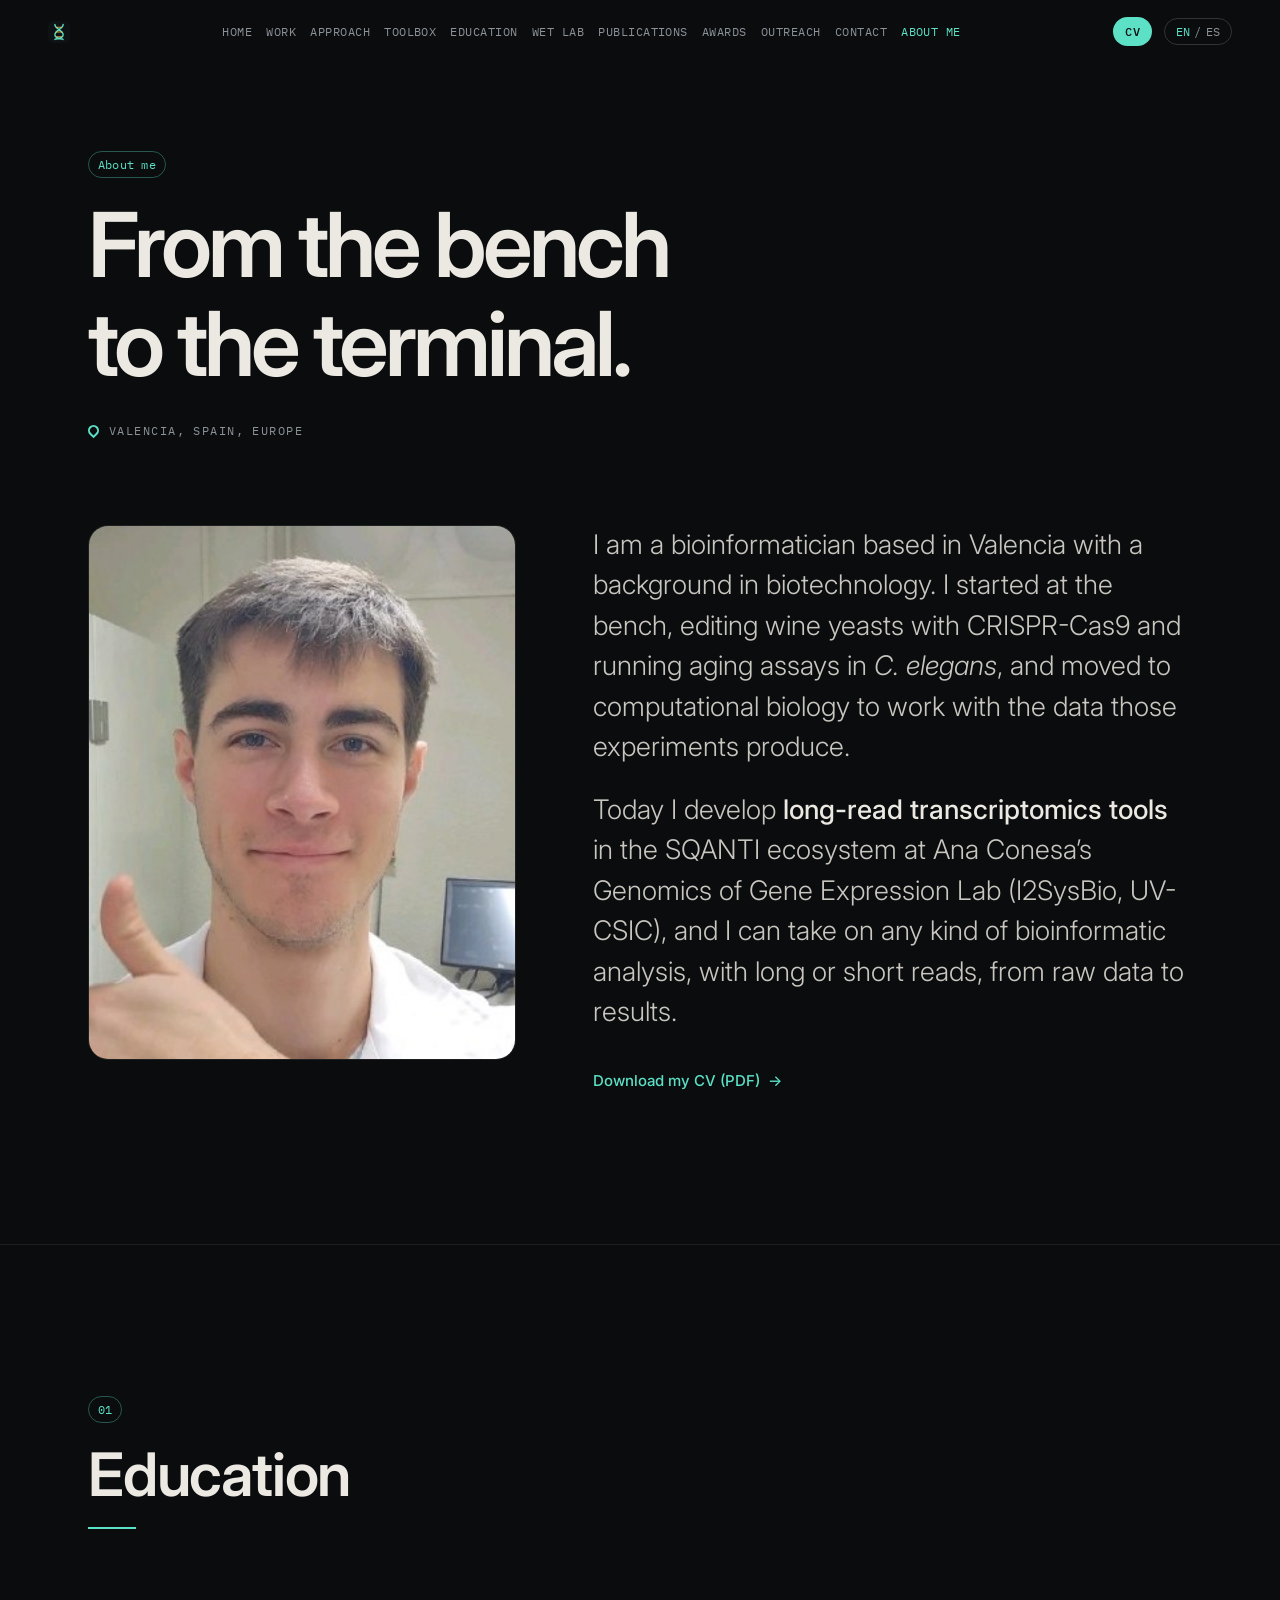
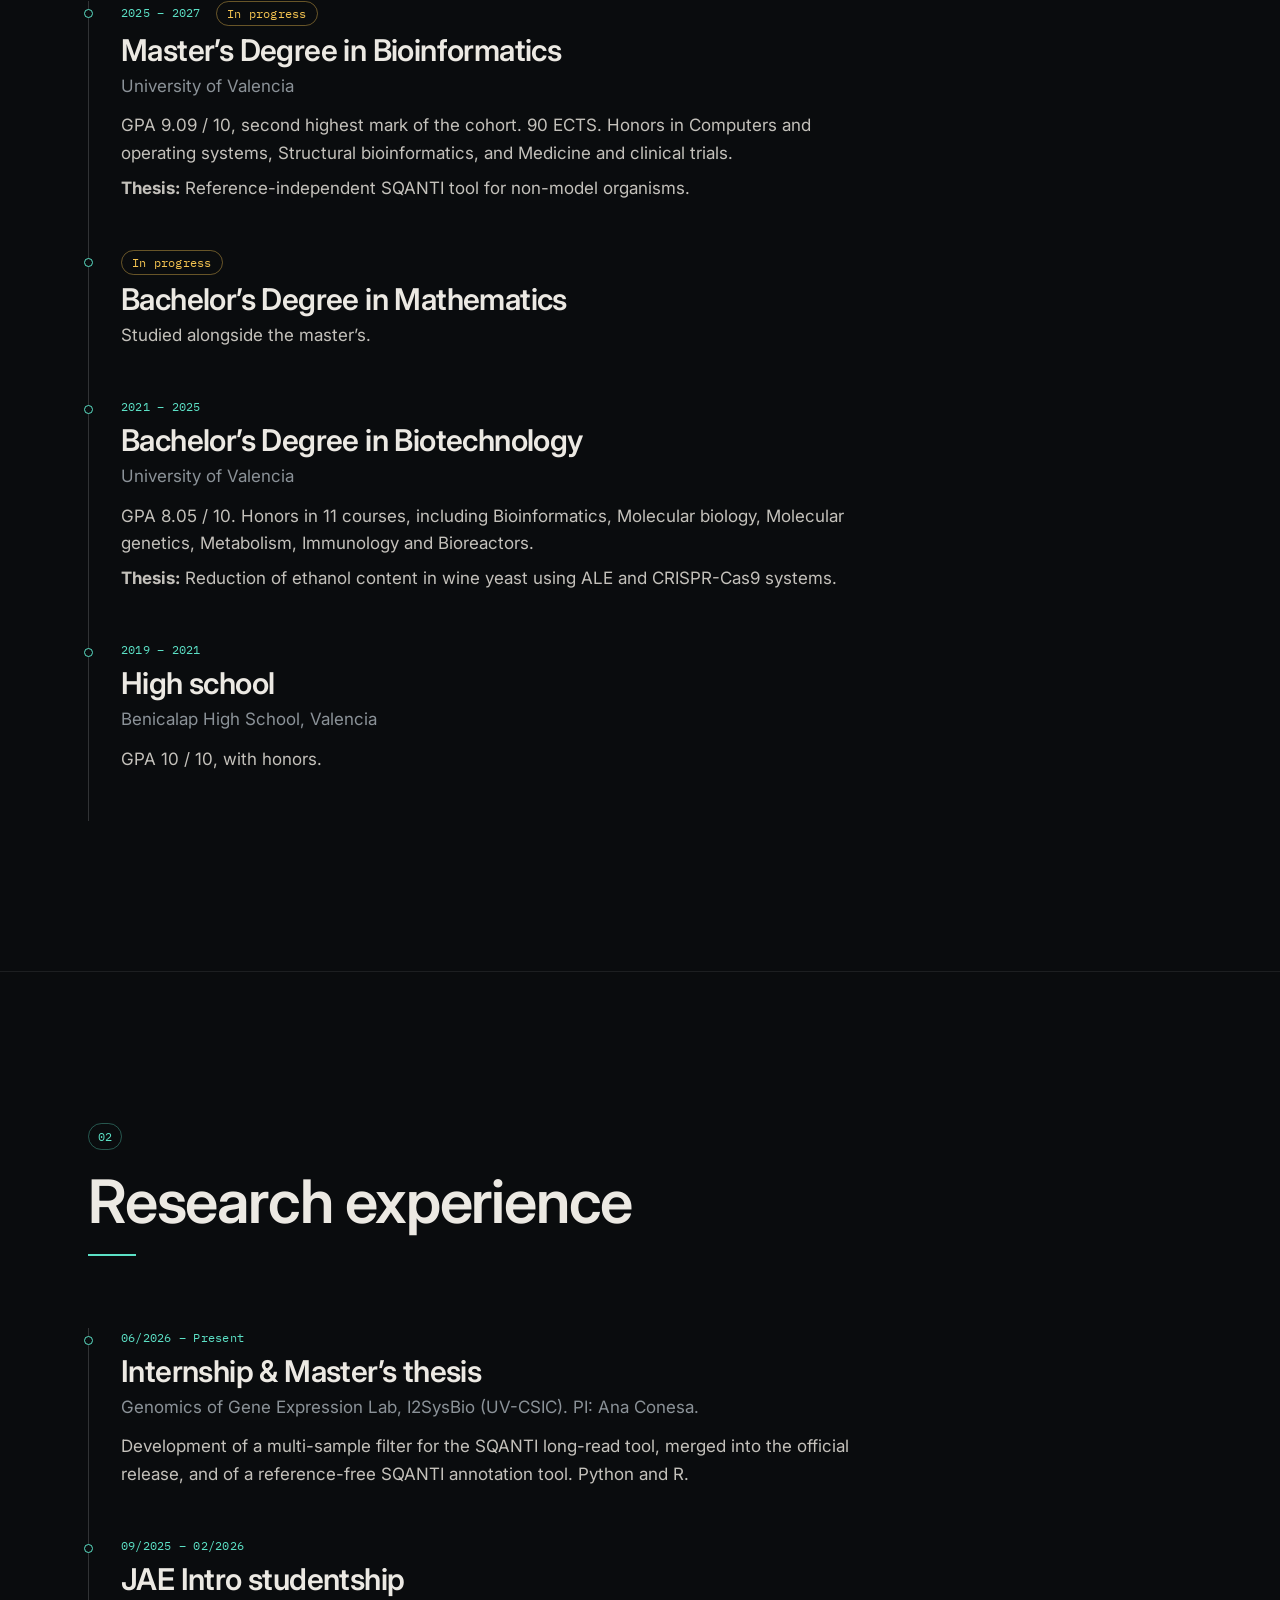
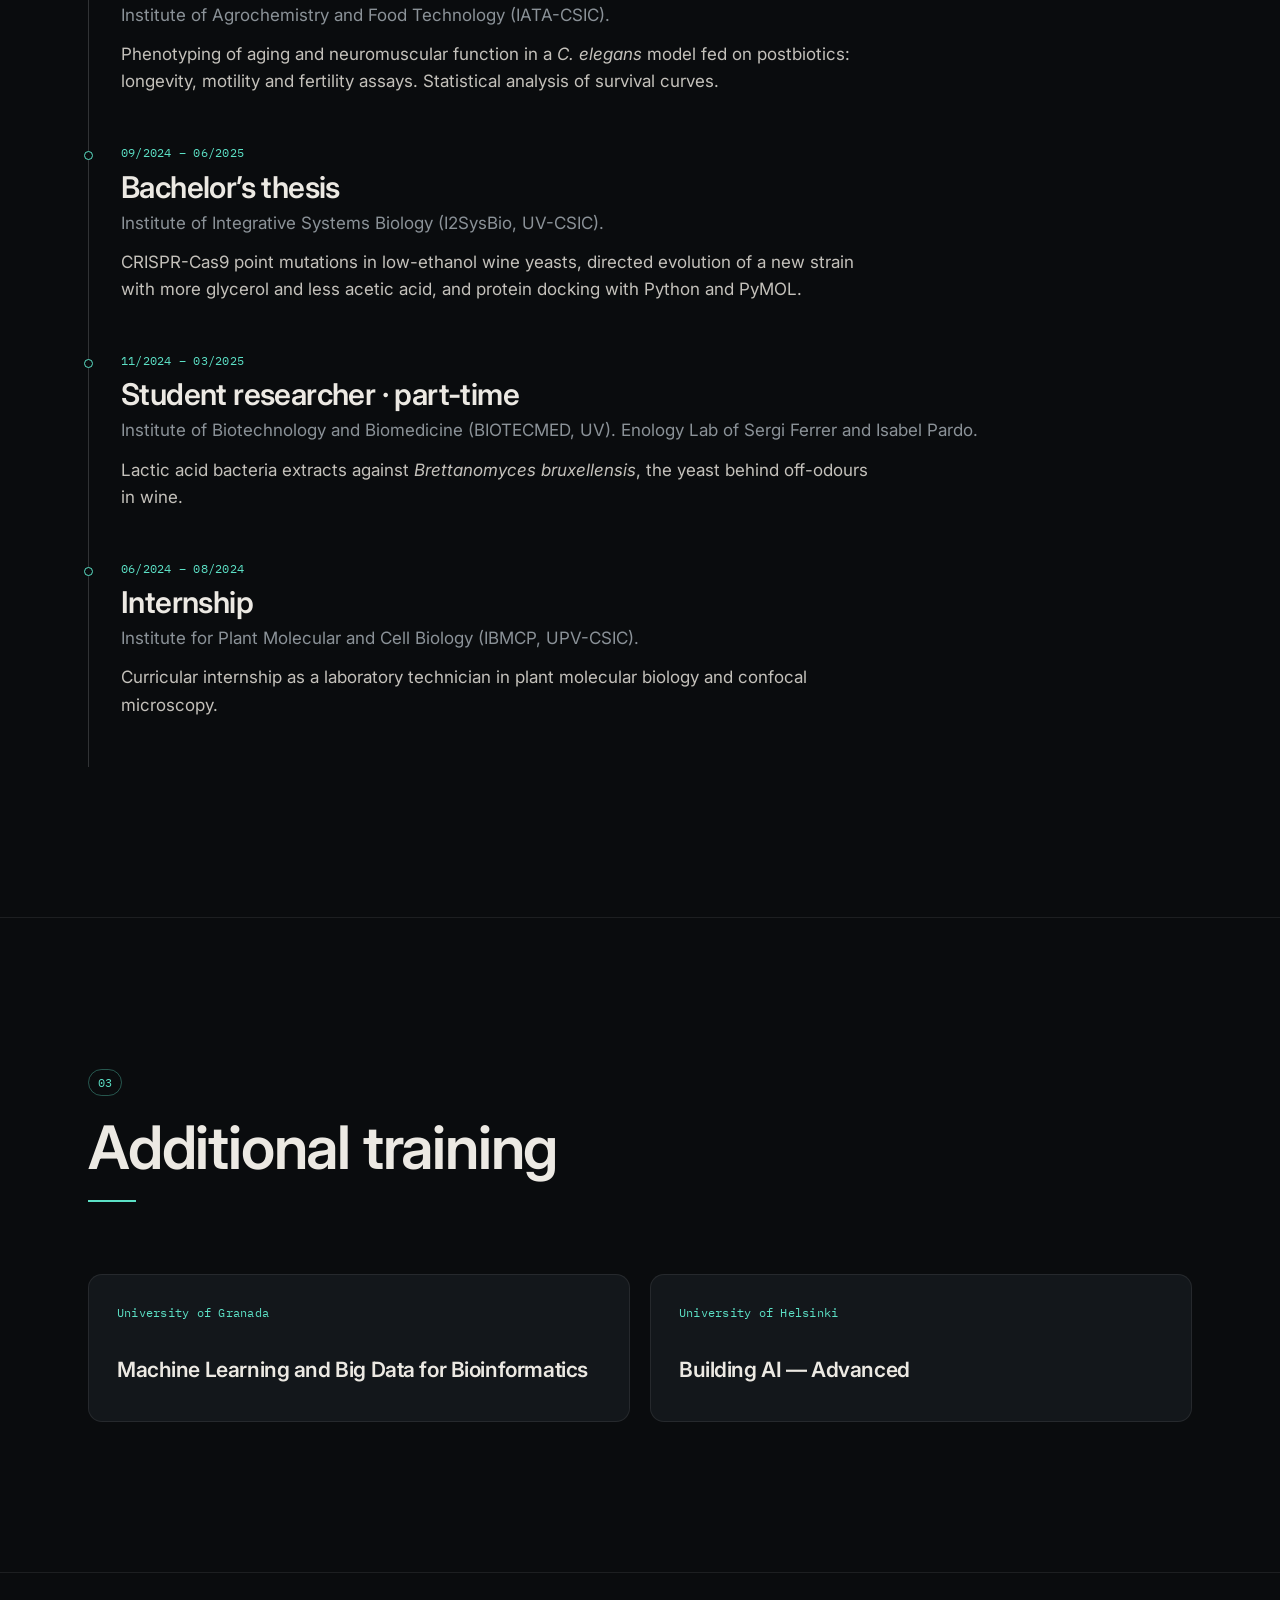
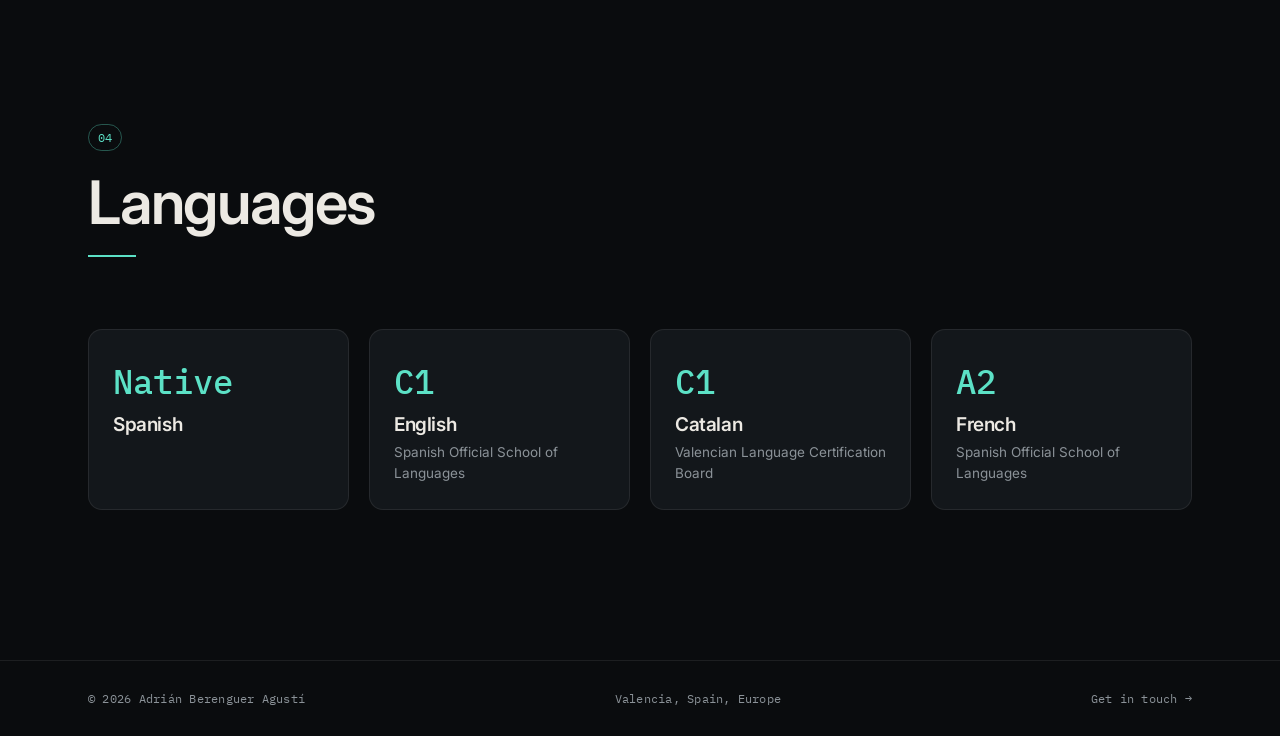
<file: about.html>
<!doctype html>
<html lang="en">
<head>
  <meta charset="utf-8">
  <meta name="viewport" content="width=device-width, initial-scale=1">
  <title>About — Adrián Berenguer Agustí</title>
  <meta name="description" content="Education, research experience, training and languages of Adrián Berenguer Agustí, bioinformatician.">
  <meta name="theme-color" content="#0a0c0e">
  <link rel="icon" href="assets/img/favicon.svg" type="image/svg+xml">
  <link rel="preconnect" href="https://fonts.googleapis.com">
  <link rel="preconnect" href="https://fonts.gstatic.com" crossorigin>
  <link href="https://fonts.googleapis.com/css2?family=Inter:wght@300;400;500;600;700&family=IBM+Plex+Mono:wght@400;500&display=swap" rel="stylesheet">
  <link rel="stylesheet" href="assets/css/style.css?v=d18a4bf">
</head>
<body>

<header class="topbar is-scrolled">
  <a class="brand" href="index.html" aria-label="Home">
    <img src="assets/img/favicon.svg" alt="" width="22" height="22">
    <span class="brand__name">Adrián Berenguer Agustí</span>
    <span class="brand__role mono" data-i18n="role">— Bioinformatician</span>
  </a>
  <nav class="nav" id="nav">
    <a href="index.html#top" data-i18n="nav.home">Home</a>
    <a href="index.html#work" data-i18n="nav.work">Work</a>
    <a href="index.html#approach" data-i18n="nav.approach">Approach</a>
    <a href="index.html#toolbox" data-i18n="nav.toolbox">Toolbox</a>
    <a href="index.html#education" data-i18n="nav.education">Education</a>
    <a href="index.html#wetlab" data-i18n="nav.wetlab">Wet lab</a>
    <a href="index.html#publications" data-i18n="nav.publications">Publications</a>
    <a href="index.html#awards" data-i18n="nav.awards">Awards</a>
    <a href="index.html#outreach" data-i18n="nav.outreach">Outreach</a>
    <a href="index.html#contact" data-i18n="nav.contact">Contact</a>
    <a href="about.html" class="nav__about" data-i18n="nav.about">About me</a>
  </nav>
  <div class="topbar__actions">
    <a class="cv-link mono" href="assets/cv/Adrian_Berenguer_Agusti_CV.pdf" target="_blank" rel="noopener">CV</a>
    <button class="lang-toggle mono" type="button" aria-label="Switch language">
      <span data-lang="en">EN</span><span aria-hidden="true">/</span><span data-lang="es">ES</span>
    </button>
    <button class="menu-toggle" type="button" aria-label="Open menu" aria-controls="nav" aria-expanded="false">
      <span></span><span></span>
    </button>
  </div>
</header>

<main>

  <section class="page-head">
    <div class="container">
      <span class="section__num mono" data-i18n="about.kicker">About me</span>
      <h1 data-i18n="about.title">From the bench<br>to the terminal.</h1>
      <p class="place mono page-head__place"><span class="place__pin" aria-hidden="true"></span><span data-i18n="place">Valencia, Spain, Europe</span></p>
    </div>
  </section>

  <section class="section" style="border-top: 0; padding-top: 40px;">
    <div class="container about__intro">
      <figure class="portrait reveal">
        <img src="assets/img/portrait.jpg" width="320" height="400" alt="Adrián Berenguer Agustí">
      </figure>
      <div class="reveal">
        <p class="intro__lead" data-i18n="about.p1">
          I am a bioinformatician based in Valencia with a background in
          biotechnology. I started at the bench, editing wine yeasts with
          CRISPR-Cas9 and running aging assays in <em>C. elegans</em>, and
          moved to computational biology to work with the data those
          experiments produce.
        </p>
        <p class="intro__lead" data-i18n="about.p2">
          Today I develop <strong>long-read transcriptomics tools</strong> in
          the SQANTI ecosystem at Ana Conesa’s Genomics of Gene Expression
          Lab (I2SysBio, UV-CSIC), and I can take on any kind of
          bioinformatic analysis, with long or short reads, from raw data to
          results.
        </p>
        <a class="link-arrow intro__cv" href="assets/cv/Adrian_Berenguer_Agusti_CV.pdf" target="_blank" rel="noopener" data-i18n="cv.download">Download my CV (PDF)</a>
      </div>
    </div>
  </section>

  <section class="section" id="education">
    <div class="container">
      <header class="section__head reveal">
        <span class="section__num mono">01</span>
        <h2 data-i18n="edu.title">Education</h2>
      </header>
      <ol class="timeline">
        <li class="reveal">
          <p class="timeline__date mono">2025 – 2027 <span class="badge" data-i18n="edu.now">In progress</span></p>
          <h3 data-i18n="edu1.title">Master’s Degree in Bioinformatics</h3>
          <p class="timeline__org" data-i18n="uv">University of Valencia</p>
          <p data-i18n="edu1.p1">GPA 9.09 / 10, second highest mark of the cohort. 90 ECTS. Honors in Computers and operating systems, Structural bioinformatics, and Medicine and clinical trials.</p>
          <p data-i18n="edu1.p2"><strong>Thesis:</strong> Reference-independent SQANTI tool for non-model organisms.</p>
        </li>
        <li class="reveal">
          <p class="timeline__date mono"><span class="badge badge--flush" data-i18n="edu.now">In progress</span></p>
          <h3 data-i18n="edu4.title">Bachelor’s Degree in Mathematics</h3>
          <p data-i18n="edu4.p1">Studied alongside the master’s.</p>
        </li>
        <li class="reveal">
          <p class="timeline__date mono">2021 – 2025</p>
          <h3 data-i18n="edu2.title">Bachelor’s Degree in Biotechnology</h3>
          <p class="timeline__org" data-i18n="uv">University of Valencia</p>
          <p data-i18n="edu2.p1">GPA 8.05 / 10. Honors in 11 courses, including Bioinformatics, Molecular biology, Molecular genetics, Metabolism, Immunology and Bioreactors.</p>
          <p data-i18n="edu2.p2"><strong>Thesis:</strong> Reduction of ethanol content in wine yeast using ALE and CRISPR-Cas9 systems.</p>
        </li>
        <li class="reveal">
          <p class="timeline__date mono">2019 – 2021</p>
          <h3 data-i18n="edu3.title">High school</h3>
          <p class="timeline__org" data-i18n="edu3.org">Benicalap High School, Valencia</p>
          <p data-i18n="edu3.p1">GPA 10 / 10, with honors.</p>
        </li>
      </ol>
    </div>
  </section>

  <section class="section" id="experience">
    <div class="container">
      <header class="section__head reveal">
        <span class="section__num mono">02</span>
        <h2 data-i18n="exp.title">Research experience</h2>
      </header>
      <ol class="timeline">
        <li class="reveal">
          <p class="timeline__date mono"><span data-i18n="exp1.date">06/2026 – Present</span></p>
          <h3 data-i18n="exp1.title">Internship &amp; Master’s thesis</h3>
          <p class="timeline__org" data-i18n="exp1.org">Genomics of Gene Expression Lab, I2SysBio (UV-CSIC). PI: Ana Conesa.</p>
          <p data-i18n="exp1.p1">Development of a multi-sample filter for the SQANTI long-read tool, merged into the official release, and of a reference-free SQANTI annotation tool. Python and R.</p>
        </li>
        <li class="reveal">
          <p class="timeline__date mono">09/2025 – 02/2026</p>
          <h3 data-i18n="exp2.title">JAE Intro studentship</h3>
          <p class="timeline__org" data-i18n="exp2.org">Institute of Agrochemistry and Food Technology (IATA-CSIC).</p>
          <p data-i18n="exp2.p1">Phenotyping of aging and neuromuscular function in a <em>C. elegans</em> model fed on postbiotics: longevity, motility and fertility assays. Statistical analysis of survival curves.</p>
        </li>
        <li class="reveal">
          <p class="timeline__date mono">09/2024 – 06/2025</p>
          <h3 data-i18n="exp3.title">Bachelor’s thesis</h3>
          <p class="timeline__org" data-i18n="exp3.org">Institute of Integrative Systems Biology (I2SysBio, UV-CSIC).</p>
          <p data-i18n="exp3.p1">CRISPR-Cas9 point mutations in low-ethanol wine yeasts, directed evolution of a new strain with more glycerol and less acetic acid, and protein docking with Python and PyMOL.</p>
        </li>
        <li class="reveal">
          <p class="timeline__date mono">11/2024 – 03/2025</p>
          <h3 data-i18n="w3.type">Student researcher · part-time</h3>
          <p class="timeline__org" data-i18n="w3.org">Institute of Biotechnology and Biomedicine (BIOTECMED, UV). Enology Lab of Sergi Ferrer and Isabel Pardo.</p>
          <p data-i18n="w3.desc">Lactic acid bacteria extracts against <em>Brettanomyces bruxellensis</em>, the yeast behind off-odours in wine.</p>
        </li>
        <li class="reveal">
          <p class="timeline__date mono">06/2024 – 08/2024</p>
          <h3 data-i18n="w4.type">Internship</h3>
          <p class="timeline__org" data-i18n="w4.org">Institute for Plant Molecular and Cell Biology (IBMCP, UPV-CSIC).</p>
          <p data-i18n="w4.desc">Curricular internship as a laboratory technician in plant molecular biology and confocal microscopy.</p>
        </li>
      </ol>
    </div>
  </section>

  <section class="section" id="training">
    <div class="container">
      <header class="section__head reveal">
        <span class="section__num mono">03</span>
        <h2 data-i18n="train.title">Additional training</h2>
      </header>
      <div class="grid grid--2">
        <div class="card reveal">
          <span class="card__num mono" data-i18n="train1.org">University of Granada</span>
          <h3 data-i18n="train1.title">Machine Learning and Big Data for Bioinformatics</h3>
        </div>
        <div class="card reveal">
          <span class="card__num mono" data-i18n="train2.org">University of Helsinki</span>
          <h3>Building AI — Advanced</h3>
        </div>
      </div>
    </div>
  </section>

  <section class="section" id="languages">
    <div class="container">
      <header class="section__head reveal">
        <span class="section__num mono">04</span>
        <h2 data-i18n="lang.title">Languages</h2>
      </header>
      <div class="langs">
        <div class="lang-card reveal">
          <span class="lang-card__level" data-i18n="lang.native">Native</span>
          <h3 data-i18n="lang.es">Spanish</h3>
        </div>
        <div class="lang-card reveal">
          <span class="lang-card__level">C1</span>
          <h3 data-i18n="lang.en">English</h3>
          <p data-i18n="lang.eoi">Spanish Official School of Languages</p>
        </div>
        <div class="lang-card reveal">
          <span class="lang-card__level">C1</span>
          <h3 data-i18n="lang.ca">Catalan</h3>
          <p data-i18n="lang.jqcv">Valencian Language Certification Board</p>
        </div>
        <div class="lang-card reveal">
          <span class="lang-card__level">A2</span>
          <h3 data-i18n="lang.fr">French</h3>
          <p data-i18n="lang.eoi">Spanish Official School of Languages</p>
        </div>
      </div>
    </div>
  </section>

</main>

<footer class="footer">
  <div class="container footer__inner mono">
    <span>© 2026 Adrián Berenguer Agustí</span>
    <span data-i18n="place">Valencia, Spain, Europe</span>
    <a href="index.html#contact" data-i18n="footer.contact">Get in touch →</a>
  </div>
</footer>

<script src="assets/js/i18n.js?v=d18a4bf"></script>
<script src="assets/js/main.js?v=d18a4bf"></script>
</body>
</html>
</file>
<file: assets/css/style.css>
/*
 * style.css
 *
 * Styles for the personal website: dark, cinematic look with a
 * fluorescent accent, Inter for text and IBM Plex Mono for labels.
 *
 * Version: 1.0
 * Author: Adrian Berenguer-Agustí (I2SysBio-CSIC)
 * Date: 2026-10-18
 */

:root {
  --bg: #0a0c0e;
  --bg-2: #0f1215;
  --surface: #13171b;
  --surface-2: #181d22;
  --line: rgba(255, 255, 255, 0.08);
  --line-strong: rgba(255, 255, 255, 0.16);
  --text: #ece9e3;
  --muted: #8b9298;
  --accent: #5ce1c6;
  --accent-dim: rgba(92, 225, 198, 0.14);
  --amber: #f5c451;
  --red: #ff6b6b;
  --blue: #5aa9ff;
  --green: #7ee08a;
  --radius: 14px;
  --gutter: clamp(16px, 4vw, 48px);
  --maxw: 1200px;
  --font: "Inter", system-ui, -apple-system, "Segoe UI", sans-serif;
  --mono: "IBM Plex Mono", ui-monospace, "SFMono-Regular", monospace;
  --ease: cubic-bezier(0.22, 1, 0.36, 1);
}

*,
*::before,
*::after {
  box-sizing: border-box;
}

html {
  scroll-behavior: smooth;
  scroll-padding-top: 72px;
}

body {
  margin: 0;
  background: var(--bg);
  color: var(--text);
  font-family: var(--font);
  font-size: 17px;
  line-height: 1.6;
  -webkit-font-smoothing: antialiased;
  overflow-x: hidden;
}

a {
  color: inherit;
  text-decoration: none;
}

img {
  max-width: 100%;
  display: block;
}

h1,
h2,
h3 {
  margin: 0;
  font-weight: 600;
  letter-spacing: -0.02em;
  line-height: 1.1;
}

p {
  margin: 0;
}

.mono {
  font-family: var(--mono);
  letter-spacing: 0.02em;
}

.accent {
  color: var(--accent);
}

.muted {
  color: var(--muted);
}

.container {
  width: 100%;
  max-width: var(--maxw);
  margin: 0 auto;
  padding: 0 var(--gutter);
}

/* ------------------------------------------------------------------ */
/* Top bar                                                            */
/* ------------------------------------------------------------------ */

.topbar {
  position: fixed;
  inset: 0 0 auto 0;
  z-index: 50;
  display: flex;
  align-items: center;
  justify-content: space-between;
  gap: 24px;
  height: 64px;
  padding: 0 var(--gutter);
  transition: background 0.4s, border-color 0.4s;
  border-bottom: 1px solid transparent;
}

.topbar.is-scrolled {
  background: rgba(10, 12, 14, 0.78);
  backdrop-filter: blur(14px);
  -webkit-backdrop-filter: blur(14px);
  border-bottom-color: var(--line);
}

.brand {
  display: flex;
  align-items: center;
  gap: 10px;
  white-space: nowrap;
  font-size: 15px;
  font-weight: 500;
}

.brand__role {
  color: var(--muted);
  font-size: 12px;
}

.nav {
  display: flex;
  gap: 14px;
  font-family: var(--mono);
  font-size: 12px;
  text-transform: uppercase;
  letter-spacing: 0.04em;
  white-space: nowrap;
}

.nav a {
  color: var(--muted);
  transition: color 0.2s;
}

.nav a:hover,
.nav a.is-active {
  color: var(--text);
}

.nav__about {
  color: var(--accent) !important;
}

.topbar__actions {
  display: flex;
  align-items: center;
  gap: 12px;
}

.cv-link {
  font-size: 12px;
  color: var(--bg);
  background: var(--accent);
  border-radius: 999px;
  padding: 5px 12px;
  font-weight: 500;
  transition: background 0.2s;
}

.cv-link:hover {
  background: var(--text);
}

.lang-toggle {
  background: none;
  border: 1px solid var(--line-strong);
  border-radius: 999px;
  color: var(--muted);
  font-size: 12px;
  padding: 5px 11px;
  cursor: pointer;
  display: flex;
  gap: 4px;
}

.lang-toggle [data-lang].is-current {
  color: var(--accent);
}

.menu-toggle {
  display: none;
  width: 36px;
  height: 36px;
  background: none;
  border: 0;
  cursor: pointer;
  position: relative;
}

.menu-toggle span {
  position: absolute;
  left: 8px;
  right: 8px;
  height: 1.5px;
  background: var(--text);
  transition: transform 0.3s var(--ease);
}

.menu-toggle span:first-child {
  top: 14px;
}

.menu-toggle span:last-child {
  top: 21px;
}

.menu-toggle[aria-expanded="true"] span:first-child {
  transform: translateY(3.5px) rotate(45deg);
}

.menu-toggle[aria-expanded="true"] span:last-child {
  transform: translateY(-3.5px) rotate(-45deg);
}

@media (max-width: 1560px) {
  .brand__role {
    display: none;
  }
}

/* With the full menu on one line there is only room for the logo. */
@media (min-width: 1280px) and (max-width: 1560px) {
  .brand__name {
    display: none;
  }
}

@media (max-width: 1279px) {
  .menu-toggle {
    display: block;
  }

  .nav {
    position: fixed;
    inset: 64px 0 auto 0;
    flex-direction: column;
    gap: 0;
    background: rgba(10, 12, 14, 0.96);
    backdrop-filter: blur(14px);
    -webkit-backdrop-filter: blur(14px);
    border-bottom: 1px solid var(--line);
    padding: 8px var(--gutter) 20px;
    transform: translateY(-8px);
    opacity: 0;
    pointer-events: none;
    transition: opacity 0.3s, transform 0.3s var(--ease);
  }

  .nav.is-open {
    opacity: 1;
    transform: none;
    pointer-events: auto;
  }

  .nav a {
    padding: 12px 0;
    border-bottom: 1px solid var(--line);
    font-size: 13px;
  }
}

/* ------------------------------------------------------------------ */
/* Hero                                                               */
/* ------------------------------------------------------------------ */

.hero {
  position: relative;
  height: 100vh;
  height: 100svh;
  min-height: 560px;
  overflow: hidden;
  background:
    radial-gradient(ellipse 60% 50% at 70% 45%, rgba(92, 225, 198, 0.07),
      transparent 70%),
    radial-gradient(ellipse 80% 60% at 10% 100%, rgba(90, 169, 255, 0.05),
      transparent 70%),
    var(--bg);
}

/* Faint dot grid, like a plate reader or a flow cell. */
.hero::before {
  content: "";
  position: absolute;
  inset: 0;
  background-image: radial-gradient(rgba(255, 255, 255, 0.06) 1px,
    transparent 1px);
  background-size: 28px 28px;
  mask-image: radial-gradient(ellipse 70% 70% at 60% 50%, #000 30%,
    transparent 80%);
  -webkit-mask-image: radial-gradient(ellipse 70% 70% at 60% 50%, #000 30%,
    transparent 80%);
}

#intro-canvas {
  position: absolute;
  inset: 0;
  width: 100%;
  height: 100%;
}

/* On desktop the motto is centred on the animation stage, which spans
   20%-76% of the hero height (see layout() in intro.js). */
.hero__content {
  position: absolute;
  left: var(--gutter);
  top: 48%;
  transform: translateY(-50%);
  z-index: 2;
  max-width: 40%;
}

.hero__phase {
  font-size: 12px;
  color: var(--accent);
  text-transform: uppercase;
  letter-spacing: 0.12em;
  margin-bottom: 22px;
  min-height: 1.2em;
}

.hero__motto {
  font-size: clamp(46px, 6.4vw, 100px);
  font-weight: 600;
  line-height: 0.98;
  letter-spacing: -0.045em;
}

.hero__motto .line {
  display: block;
  opacity: 0;
  transform: translateY(24px);
  animation: rise 1s var(--ease) forwards;
}

.hero__motto .line:nth-child(2) {
  animation-delay: 0.12s;
}

.hero__motto .line:nth-child(3) {
  animation-delay: 0.24s;
}

.hero__motto .line:nth-child(4) {
  animation-delay: 0.36s;
}

.motto__data {
  font-weight: 400;
  font-size: 0.82em;
  letter-spacing: -0.02em;
  color: var(--muted);
  transition: color 0.8s, text-shadow 0.8s;
}

.motto__results {
  color: var(--text);
  transition: color 0.8s, text-shadow 0.8s;
}

/* The motto follows the animation: "data" glows first, then "Results". */
.hero[data-phase="1"] .motto__data,
.hero[data-phase="2"] .motto__data,
.hero[data-phase="3"] .motto__data {
  color: var(--accent);
  text-shadow: 0 0 28px rgba(92, 225, 198, 0.35);
}

.hero[data-phase="5"] .motto__results {
  color: var(--amber);
  text-shadow: 0 0 32px rgba(245, 196, 81, 0.3);
}

.hero__scroll {
  position: absolute;
  left: 50%;
  bottom: 28px;
  transform: translateX(-50%);
  font-size: 11px;
  letter-spacing: 0.3em;
  text-transform: uppercase;
  color: var(--muted);
  z-index: 2;
  padding-bottom: 36px;
}

.hero__scroll::after {
  content: "";
  position: absolute;
  left: 50%;
  bottom: 0;
  width: 1px;
  height: 28px;
  background: linear-gradient(var(--muted), transparent);
  animation: drip 2.2s ease-in-out infinite;
}

@keyframes rise {
  to {
    opacity: 1;
    transform: none;
  }
}

@keyframes drip {
  0% {
    transform: scaleY(0);
    transform-origin: top;
  }

  50% {
    transform: scaleY(1);
    transform-origin: top;
  }

  51% {
    transform-origin: bottom;
  }

  100% {
    transform: scaleY(0);
    transform-origin: bottom;
  }
}

@media (max-width: 899px) {
  .hero__content {
    max-width: none;
    right: var(--gutter);
    top: auto;
    bottom: 12vh;
    transform: none;
  }

  .hero__motto {
    font-size: clamp(44px, 13vw, 84px);
  }
}

/* ------------------------------------------------------------------ */
/* Sections                                                           */
/* ------------------------------------------------------------------ */

.section {
  padding: clamp(80px, 12vw, 150px) 0;
  border-top: 1px solid var(--line);
}

.section__head {
  margin-bottom: clamp(40px, 6vw, 72px);
  max-width: 760px;
}

.section__num {
  display: inline-block;
  font-size: 12px;
  color: var(--accent);
  margin-bottom: 18px;
  padding: 3px 9px;
  border: 1px solid rgba(92, 225, 198, 0.35);
  border-radius: 999px;
}

.section__head h2,
.contact h2 {
  font-size: clamp(34px, 5vw, 60px);
  position: relative;
  padding-bottom: 22px;
}

/* Short dash under every heading, as a nod to the reference design. */
.section__head h2::after,
.contact h2::after {
  content: "";
  position: absolute;
  left: 0;
  bottom: 0;
  width: 48px;
  height: 2px;
  background: var(--accent);
}

.section__sub {
  color: var(--muted);
  font-size: clamp(16px, 1.6vw, 19px);
  margin-top: 20px;
}

/* Intro */
.intro {
  border-top: 0;
}

.place {
  display: inline-flex;
  align-items: center;
  gap: 10px;
  font-size: 12px;
  text-transform: uppercase;
  letter-spacing: 0.12em;
  color: var(--muted);
  margin-bottom: 22px;
}

/* Map pin drawn with a rotated rounded square. */
.place__pin {
  width: 11px;
  height: 11px;
  border: 2px solid var(--accent);
  border-radius: 50% 50% 50% 0;
  transform: rotate(-45deg);
}

.intro__cv {
  margin-top: 36px;
}

.intro__hello {
  font-size: clamp(40px, 6vw, 76px);
  margin-bottom: 28px;
}

.intro__lead {
  font-size: clamp(19px, 2.2vw, 27px);
  line-height: 1.5;
  color: #c9c6c0;
  max-width: 900px;
  font-weight: 300;
}

.intro__lead strong {
  color: var(--text);
  font-weight: 500;
}

.stats {
  display: grid;
  grid-template-columns: repeat(4, 1fr);
  gap: 1px;
  margin: 64px 0 0;
  background: var(--line);
  border: 1px solid var(--line);
  border-radius: var(--radius);
  overflow: hidden;
}

.stat {
  background: var(--bg);
  padding: 26px 24px;
}

.stat dt {
  font-size: 11px;
  text-transform: uppercase;
  letter-spacing: 0.1em;
  color: var(--muted);
  margin-bottom: 10px;
}

.stat dd {
  margin: 0;
  font-size: clamp(26px, 3vw, 40px);
  font-weight: 600;
  letter-spacing: -0.03em;
}

@media (max-width: 760px) {
  .stats {
    grid-template-columns: repeat(2, 1fr);
  }
}

/* Featured work */
.subhead {
  font-size: 12px;
  font-weight: 500;
  text-transform: uppercase;
  letter-spacing: 0.14em;
  color: var(--muted);
  display: flex;
  align-items: center;
  gap: 14px;
  margin: 0 0 22px;
}

.subhead::after {
  content: "";
  flex: 1;
  height: 1px;
  background: var(--line);
}

.feature + .subhead {
  margin-top: 72px;
}

.feature {
  display: grid;
  grid-template-columns: 1.05fr 1fr;
  gap: clamp(28px, 4vw, 64px);
  align-items: center;
  padding: clamp(24px, 3vw, 40px);
  background: linear-gradient(160deg, var(--surface), var(--bg-2));
  border: 1px solid var(--line);
  border-radius: calc(var(--radius) + 6px);
  margin-bottom: 28px;
  transition: border-color 0.4s;
}

.feature:hover {
  border-color: rgba(92, 225, 198, 0.3);
}

.feature--flip .feature__visual {
  order: 2;
}

.feature__visual {
  aspect-ratio: 400 / 260;
  border-radius: var(--radius);
  background:
    radial-gradient(ellipse at 30% 20%, rgba(92, 225, 198, 0.1),
      transparent 60%),
    #0c0f12;
  border: 1px solid var(--line);
  overflow: hidden;
}

/* The protein GIF has a black background, so the frame matches it. */
.feature__visual--media {
  position: relative;
  display: grid;
  place-items: center;
  background: #000;
}

.feature__visual--media img {
  width: 100%;
  height: 100%;
  object-fit: contain;
}

.feature__caption {
  position: absolute;
  left: 14px;
  bottom: 10px;
  font-size: 11px;
  color: var(--muted);
}

.feature__links {
  display: flex;
  flex-wrap: wrap;
  gap: 10px 24px;
}

.link-arrow.is-soon {
  color: var(--muted);
  pointer-events: none;
}

.link-arrow.is-soon::after {
  content: none;
}

.soon {
  font-size: 11px;
  color: var(--amber);
  border: 1px solid rgba(245, 196, 81, 0.4);
  border-radius: 999px;
  padding: 1px 8px;
}

.feature__num {
  font-size: 12px;
  color: var(--muted);
}

.feature__cat {
  font-size: 12px;
  color: var(--accent);
  text-transform: uppercase;
  letter-spacing: 0.08em;
  margin: 10px 0 14px;
}

.feature h3 {
  font-size: clamp(26px, 3vw, 38px);
  margin-bottom: 18px;
}

.feature__body > p:not(.feature__cat) {
  color: #c4c1bb;
}

.feature__foot {
  display: flex;
  align-items: flex-end;
  justify-content: space-between;
  gap: 20px;
  flex-wrap: wrap;
  margin-top: 28px;
  padding-top: 22px;
  border-top: 1px solid var(--line);
}

.metric {
  display: flex;
  flex-direction: column;
}

.metric__v {
  font-size: 30px;
  font-weight: 600;
  letter-spacing: -0.03em;
}

.metric__k {
  font-size: 11px;
  color: var(--muted);
  text-transform: uppercase;
  letter-spacing: 0.1em;
}

.link-arrow {
  font-size: 15px;
  font-weight: 500;
  color: var(--accent);
  display: inline-flex;
  align-items: center;
  gap: 8px;
}

.link-arrow::after {
  content: "→";
  transition: transform 0.3s var(--ease);
}

.link-arrow:hover::after {
  transform: translateX(5px);
}

@media (max-width: 860px) {
  .feature {
    grid-template-columns: 1fr;
  }

  .feature--flip .feature__visual {
    order: 0;
  }
}

/* SVG illustrations inside the feature cards */
.viz {
  width: 100%;
  height: 100%;
}

.viz line {
  stroke: rgba(255, 255, 255, 0.25);
  stroke-width: 1.5;
}

.viz rect {
  fill: var(--accent);
  rx: 3;
  transform-box: fill-box;
  transform-origin: left;
  transition: transform 0.9s var(--ease);
}

.viz__label {
  font-family: var(--mono);
  font-size: 11px;
  fill: var(--muted);
}

.viz__ok,
.viz__ko {
  font-size: 18px;
  font-weight: 600;
}

.viz__ok {
  fill: var(--accent);
}

.viz__ko {
  fill: var(--red);
}

.viz__ko--small {
  font-size: 16px;
  font-family: var(--mono);
}

.viz__sample--artifact rect {
  fill: var(--red);
  opacity: 0.75;
}

.viz__ref {
  stroke-dasharray: 5 6;
  stroke: rgba(255, 107, 107, 0.6) !important;
}

.viz--noref rect {
  fill: var(--amber);
}

.viz--map .viz__streets line {
  stroke: rgba(255, 255, 255, 0.07);
  stroke-width: 6;
}

.viz__river {
  fill: none;
  stroke: rgba(90, 169, 255, 0.22);
  stroke-width: 14;
  stroke-linecap: round;
}

.viz__pins circle {
  fill: var(--accent);
  opacity: 0.55;
}

.viz__pin-main circle {
  fill: var(--amber);
}

.viz__pin-main .viz__ring {
  fill: rgba(245, 196, 81, 0.15);
  stroke: rgba(245, 196, 81, 0.5);
}

.viz__bubble {
  fill: var(--surface-2);
  stroke: var(--line-strong);
}

.viz__label--strong {
  fill: var(--text);
}

/* Exon blocks grow in when the card is revealed. */
.reveal:not(.is-visible) .viz rect {
  transform: scaleX(0);
}

/* Generic grids and cards */
.grid {
  display: grid;
  gap: 20px;
}

.grid--4 {
  grid-template-columns: repeat(4, 1fr);
}

.grid--3 {
  grid-template-columns: repeat(3, 1fr);
}

.grid--2 {
  grid-template-columns: repeat(2, 1fr);
}

@media (max-width: 1000px) {
  .grid--4 {
    grid-template-columns: repeat(2, 1fr);
  }

  .grid--3 {
    grid-template-columns: 1fr;
  }
}

@media (max-width: 700px) {
  .grid--4,
  .grid--2 {
    grid-template-columns: 1fr;
  }
}

.card,
.exp,
.tool-group {
  background: var(--surface);
  border: 1px solid var(--line);
  border-radius: var(--radius);
  padding: 28px;
  transition: border-color 0.3s, transform 0.4s var(--ease);
}

.card.reveal:hover,
.exp.reveal:hover {
  border-color: var(--line-strong);
  transform: translateY(-3px);
}

.card__num {
  display: block;
  font-size: 12px;
  color: var(--accent);
  margin-bottom: 36px;
}

.card h3 {
  font-size: 21px;
  margin-bottom: 12px;
}

.card p {
  color: var(--muted);
  font-size: 15.5px;
}

/* Tags and chips */
.tags,
.chips {
  list-style: none;
  padding: 0;
  margin: 22px 0 0;
  display: flex;
  flex-wrap: wrap;
  gap: 8px;
}

.tags li,
.chips li {
  font-size: 12px;
  padding: 4px 10px;
  border-radius: 999px;
  border: 1px solid var(--line-strong);
  color: #bdbab4;
}

.chips li {
  font-family: var(--mono);
  background: var(--bg-2);
}

/* Approach: a winding line through one dot per step. The steps
   alternate sides and overlap vertically, so the line swings between
   them; approach.js draws it as the section scrolls by. */
.path {
  position: relative;
}

.path__svg {
  position: absolute;
  inset: 0;
  width: 100%;
  height: 100%;
  overflow: visible;
  pointer-events: none;
}

.path__base,
.path__line {
  fill: none;
  stroke-linecap: round;
}

.path__base {
  stroke: var(--line-strong);
  stroke-width: 1.5;
  stroke-dasharray: 2 7;
}

.path__line {
  stroke-width: 2.5;
  filter: drop-shadow(0 0 6px rgba(92, 225, 198, 0.45));
}

.path__steps {
  list-style: none;
  padding: 0;
  margin: 0;
  position: relative;
}

.step {
  display: grid;
  grid-template-columns: 1fr 180px 1fr;
  align-items: center;
}

.step + .step {
  margin-top: -36px;
}

.step__dot {
  grid-column: 2;
  grid-row: 1;
  justify-self: center;
  width: 18px;
  height: 18px;
  border-radius: 50%;
  background: var(--bg);
  border: 2px solid var(--line-strong);
  transform: translateX(var(--swing));
  transition: background 0.4s, border-color 0.4s, box-shadow 0.4s;
  position: relative;
  z-index: 1;
}

.step:nth-child(odd) {
  --swing: -56px;
}

.step:nth-child(even) {
  --swing: 56px;
}

.step__dot.is-on {
  background: var(--accent);
  border-color: var(--accent);
  box-shadow: 0 0 0 6px var(--accent-dim), 0 0 24px rgba(92, 225, 198, 0.6);
}

.step--result .step__dot.is-on {
  background: var(--amber);
  border-color: var(--amber);
  box-shadow: 0 0 0 6px rgba(245, 196, 81, 0.16),
    0 0 28px rgba(245, 196, 81, 0.6);
}

.step__body {
  grid-row: 1;
  padding: 18px 0;
  max-width: 440px;
}

.step:nth-child(odd) .step__body {
  grid-column: 1;
  justify-self: end;
  text-align: right;
}

.step:nth-child(odd) .step__body .tags {
  justify-content: flex-end;
}

.step:nth-child(even) .step__body {
  grid-column: 3;
}

.step__num {
  font-size: 12px;
  color: var(--accent);
}

.step--result .step__num {
  color: var(--amber);
}

.step h3 {
  font-size: clamp(22px, 2.4vw, 28px);
  margin: 8px 0 10px;
}

.step p {
  color: #c4c1bb;
  font-size: 16px;
}

.step .tags {
  margin-top: 14px;
}

.tags li.tag--hl {
  color: var(--accent);
  border-color: rgba(92, 225, 198, 0.45);
  background: var(--accent-dim);
}

@media (max-width: 899px) {
  .step {
    grid-template-columns: 56px 1fr;
    align-items: start;
  }

  .step + .step {
    margin-top: 12px;
  }

  .step:nth-child(odd) {
    --swing: -8px;
  }

  .step:nth-child(even) {
    --swing: 8px;
  }

  .step__dot {
    grid-column: 1;
    margin-top: 44px;
  }

  .step:nth-child(odd) .step__body,
  .step:nth-child(even) .step__body {
    grid-column: 2;
    justify-self: start;
    text-align: left;
  }

  .step:nth-child(odd) .step__body .tags {
    justify-content: flex-start;
  }
}

/* Toolbox */
.toolbox {
  display: grid;
  grid-template-columns: repeat(3, 1fr);
  gap: 20px;
}

@media (max-width: 1000px) {
  .toolbox {
    grid-template-columns: repeat(2, 1fr);
  }
}

@media (max-width: 640px) {
  .toolbox {
    grid-template-columns: 1fr;
  }
}

.tool-group h3 {
  font-size: 12px;
  font-weight: 500;
  text-transform: uppercase;
  letter-spacing: 0.1em;
  color: var(--accent);
}

.tool-group .chips {
  margin-top: 18px;
}

.levels {
  list-style: none;
  padding: 0;
  margin: 18px 0 0;
}

.levels li {
  display: flex;
  justify-content: space-between;
  align-items: center;
  padding: 7px 0;
  border-bottom: 1px solid var(--line);
  font-weight: 500;
}

.levels li:last-child {
  border-bottom: 0;
}

.level {
  font-family: var(--mono);
  font-size: 11px;
  color: var(--muted);
  display: flex;
  align-items: center;
  gap: 10px;
}

/* Three-step level meter drawn with a gradient. */
.level::after {
  content: "";
  width: 54px;
  height: 4px;
  border-radius: 2px;
  background: linear-gradient(90deg, var(--accent) var(--fill),
    rgba(255, 255, 255, 0.1) var(--fill));
}

.level[data-level="1"] {
  --fill: 33%;
}

.level[data-level="2"] {
  --fill: 66%;
}

.level[data-level="3"] {
  --fill: 100%;
}

.section__more {
  margin-top: 32px;
}

/* Wet lab */
.exp__meta {
  display: flex;
  justify-content: space-between;
  gap: 12px;
  flex-wrap: wrap;
  font-size: 12px;
  color: var(--muted);
  margin-bottom: 26px;
}

.exp__meta span:last-child {
  color: var(--amber);
}

.exp h3 {
  font-size: 24px;
  margin-bottom: 8px;
}

.exp__org {
  font-size: 14px;
  color: var(--muted);
  margin-bottom: 16px;
}

.exp > p:not(.exp__meta):not(.exp__org) {
  color: #c4c1bb;
  font-size: 16px;
}

/* Publications, grouped by kind: software (leader, contributor),
   papers, posters and talks. */
.pub-group {
  display: grid;
  grid-template-columns: 240px 1fr;
  gap: 28px;
  padding: 30px 0;
  border-top: 1px solid var(--line);
}

.pub-group:last-child {
  border-bottom: 1px solid var(--line);
}

.pub-group__title {
  font-size: 12px;
  font-weight: 500;
  text-transform: uppercase;
  letter-spacing: 0.1em;
  color: var(--accent);
  display: flex;
  align-items: center;
  gap: 10px;
  align-self: start;
  position: sticky;
  top: 96px;
  padding-top: 4px;
}

.pub-group__count {
  color: var(--muted);
  border: 1px solid var(--line-strong);
  border-radius: 999px;
  padding: 0 8px;
}

.pubs {
  list-style: none;
  padding: 0;
  margin: 0;
}

.pub {
  display: grid;
  grid-template-columns: 1fr auto;
  gap: 28px;
  padding: 0 0 26px;
  transition: background 0.3s;
}

.pub + .pub {
  padding-top: 26px;
  border-top: 1px solid var(--line);
}

.pub:last-child {
  padding-bottom: 0;
}

.pub:hover {
  background: linear-gradient(90deg, var(--accent-dim), transparent 60%);
}

.pub__title {
  font-size: 18px;
  font-weight: 500;
  line-height: 1.4;
  margin-bottom: 6px;
}

.pub__title a {
  border-bottom: 1px solid var(--accent);
}

.pub__authors,
.pub__venue {
  font-size: 14.5px;
  color: var(--muted);
}

.pub__authors strong {
  color: var(--text);
  font-weight: 500;
}

.pub__year {
  font-size: 13px;
  color: var(--muted);
  padding-top: 4px;
}

.pub__venue .badge {
  margin-left: 4px;
}

@media (max-width: 860px) {
  .pub-group {
    grid-template-columns: 1fr;
    gap: 18px;
  }

  .pub-group__title {
    position: static;
  }
}

@media (max-width: 700px) {
  .pub {
    grid-template-columns: 1fr;
    gap: 8px;
  }

  .pub__year {
    display: none;
  }
}

/* Awards: one year after another along a vertical line. The year
   stays pinned while its list scrolls, and the prizes of each year
   appear one by one. */
.award-line {
  list-style: none;
  padding: 0;
  margin: 0;
}

.award-year {
  position: relative;
  display: grid;
  grid-template-columns: 170px 1fr;
  gap: 64px;
  padding-bottom: 56px;
}

.award-year::before {
  content: "";
  position: absolute;
  left: 202px;
  top: 14px;
  bottom: 0;
  width: 1px;
  background: var(--line-strong);
}

.award-year:last-child::before {
  bottom: 40px;
}

.award-year::after {
  content: "";
  position: absolute;
  left: 197px;
  top: 14px;
  width: 11px;
  height: 11px;
  border-radius: 50%;
  background: var(--bg);
  border: 2px solid var(--amber);
}

.award-year__y {
  font-size: clamp(40px, 5vw, 64px);
  font-weight: 500;
  letter-spacing: -0.04em;
  line-height: 1;
  align-self: start;
  position: sticky;
  top: 96px;
}

.award-year ul {
  list-style: none;
  padding: 0;
  margin: 0;
  border-top: 1px solid var(--line);
}

.award-year li {
  display: grid;
  grid-template-columns: 130px 1fr;
  align-items: center;
  gap: 12px;
  padding: 14px 0;
  border-bottom: 1px solid var(--line);
  font-size: 17px;
  line-height: 1.4;
  opacity: 0;
  transform: translateX(-14px);
  transition: opacity 0.6s var(--ease), transform 0.6s var(--ease);
}

.award-year.is-visible li {
  opacity: 1;
  transform: none;
}

.award-year li:nth-child(2) { transition-delay: 0.08s; }
.award-year li:nth-child(3) { transition-delay: 0.16s; }
.award-year li:nth-child(4) { transition-delay: 0.24s; }
.award-year li:nth-child(5) { transition-delay: 0.32s; }
.award-year li:nth-child(6) { transition-delay: 0.4s; }

@media (max-width: 760px) {
  .award-year {
    grid-template-columns: 1fr;
    gap: 16px;
    padding: 0 0 44px 26px;
  }

  .award-year::before {
    left: 5px;
  }

  .award-year::after {
    left: 0;
    top: 10px;
  }

  .award-year__y {
    position: static;
  }

  .award-year li {
    grid-template-columns: 116px 1fr;
    font-size: 16px;
  }
}

/* Placing in a prize: a large white number with a small suffix, or a
   word (finalist, selected) in small capitals. */
.rank {
  color: var(--text);
  font-size: 17px;
  font-weight: 500;
  white-space: nowrap;
}

.rank__n {
  font-size: 32px;
  font-weight: 600;
  letter-spacing: -0.03em;
  line-height: 1;
}

.rank--word {
  font-family: var(--mono);
  font-size: 12px;
  text-transform: uppercase;
  letter-spacing: 0.08em;
}

/* Contact */
.contact__inner {
  display: grid;
  grid-template-columns: 1.3fr 1fr;
  gap: clamp(32px, 6vw, 96px);
  align-items: center;
}

.contact h2 {
  font-size: clamp(42px, 6.5vw, 88px);
}

.contact__links {
  list-style: none;
  padding: 0;
  margin: 40px 0 0;
  border-top: 1px solid var(--line);
}

.contact__links a,
.contact__row {
  display: flex;
  justify-content: space-between;
  gap: 16px;
  padding: 20px 0;
  border-bottom: 1px solid var(--line);
  font-size: clamp(16px, 1.8vw, 20px);
  transition: color 0.2s, padding 0.3s var(--ease);
}

.contact__links a:hover {
  color: var(--accent);
  padding-left: 10px;
}

.contact__links .mono {
  font-size: 12px;
  text-transform: uppercase;
  letter-spacing: 0.1em;
  color: var(--muted);
  padding-top: 4px;
}

.contact__links span:last-child {
  overflow-wrap: anywhere;
  text-align: right;
}

.portrait {
  margin: 0;
}

.portrait img {
  width: 100%;
  height: auto;
  aspect-ratio: 4 / 5;
  object-fit: cover;
  border-radius: calc(var(--radius) + 6px);
  border: 1px solid var(--line);
}

@media (max-width: 860px) {
  .contact__inner {
    grid-template-columns: 1fr;
  }

  .portrait {
    max-width: 360px;
  }
}

/* Footer */
.footer {
  border-top: 1px solid var(--line);
  padding: 28px 0;
}

.footer__inner {
  display: flex;
  justify-content: space-between;
  gap: 16px;
  flex-wrap: wrap;
  font-size: 12px;
  color: var(--muted);
}

/* ------------------------------------------------------------------ */
/* About page                                                         */
/* ------------------------------------------------------------------ */

.page-head {
  padding: 150px 0 40px;
}

.page-head h1 {
  font-size: clamp(44px, 7vw, 96px);
  letter-spacing: -0.045em;
}

.about__intro {
  display: grid;
  grid-template-columns: 1fr 1.4fr;
  gap: clamp(32px, 6vw, 96px);
  align-items: start;
}

.about__intro .intro__lead + .intro__lead {
  margin-top: 22px;
}

@media (max-width: 860px) {
  .about__intro {
    grid-template-columns: 1fr;
  }
}

.timeline {
  list-style: none;
  padding: 0;
  margin: 0;
  border-left: 1px solid var(--line-strong);
}

.timeline > li {
  position: relative;
  padding: 0 0 48px 32px;
}

.timeline > li::before {
  content: "";
  position: absolute;
  left: -5px;
  top: 8px;
  width: 9px;
  height: 9px;
  border-radius: 50%;
  background: var(--bg);
  border: 1.5px solid var(--accent);
}

.timeline__date {
  font-size: 12px;
  color: var(--accent);
}

.timeline h3 {
  font-size: clamp(22px, 2.6vw, 30px);
  margin: 8px 0 6px;
}

.timeline__org {
  color: var(--muted);
  margin-bottom: 12px;
}

.timeline p:not(.timeline__org):not(.timeline__date) {
  color: #c4c1bb;
  max-width: 760px;
}

.timeline p + p {
  margin-top: 8px;
}

.badge {
  display: inline-block;
  font-family: var(--mono);
  font-size: 12px;
  color: var(--amber);
  border: 1px solid rgba(245, 196, 81, 0.4);
  border-radius: 999px;
  padding: 2px 10px;
  margin-left: 8px;
  vertical-align: middle;
}

.badge--flush {
  margin-left: 0;
}

.page-head__place {
  margin: 28px 0 0;
}

.langs {
  display: grid;
  grid-template-columns: repeat(4, 1fr);
  gap: 20px;
}

@media (max-width: 860px) {
  .langs {
    grid-template-columns: repeat(2, 1fr);
  }
}

.lang-card {
  background: var(--surface);
  border: 1px solid var(--line);
  border-radius: var(--radius);
  padding: 24px;
}

.lang-card__level {
  font-family: var(--mono);
  font-size: 34px;
  color: var(--accent);
  font-weight: 500;
}

.lang-card h3 {
  font-size: 19px;
  margin: 6px 0 6px;
}

.lang-card p {
  font-size: 13.5px;
  color: var(--muted);
}

/* ------------------------------------------------------------------ */
/* Scroll reveal                                                      */
/* ------------------------------------------------------------------ */

.reveal {
  opacity: 0;
  transform: translateY(28px);
  transition: opacity 0.9s var(--ease), transform 0.9s var(--ease),
    border-color 0.3s;
}

.reveal.is-visible {
  opacity: 1;
  transform: none;
}

@media (prefers-reduced-motion: reduce) {
  html {
    scroll-behavior: auto;
  }

  .reveal,
  .award-year li,
  .hero__motto .line {
    opacity: 1;
    transform: none;
    animation: none;
    transition: none;
  }

  .hero__scroll::after {
    animation: none;
  }
}
</file>
